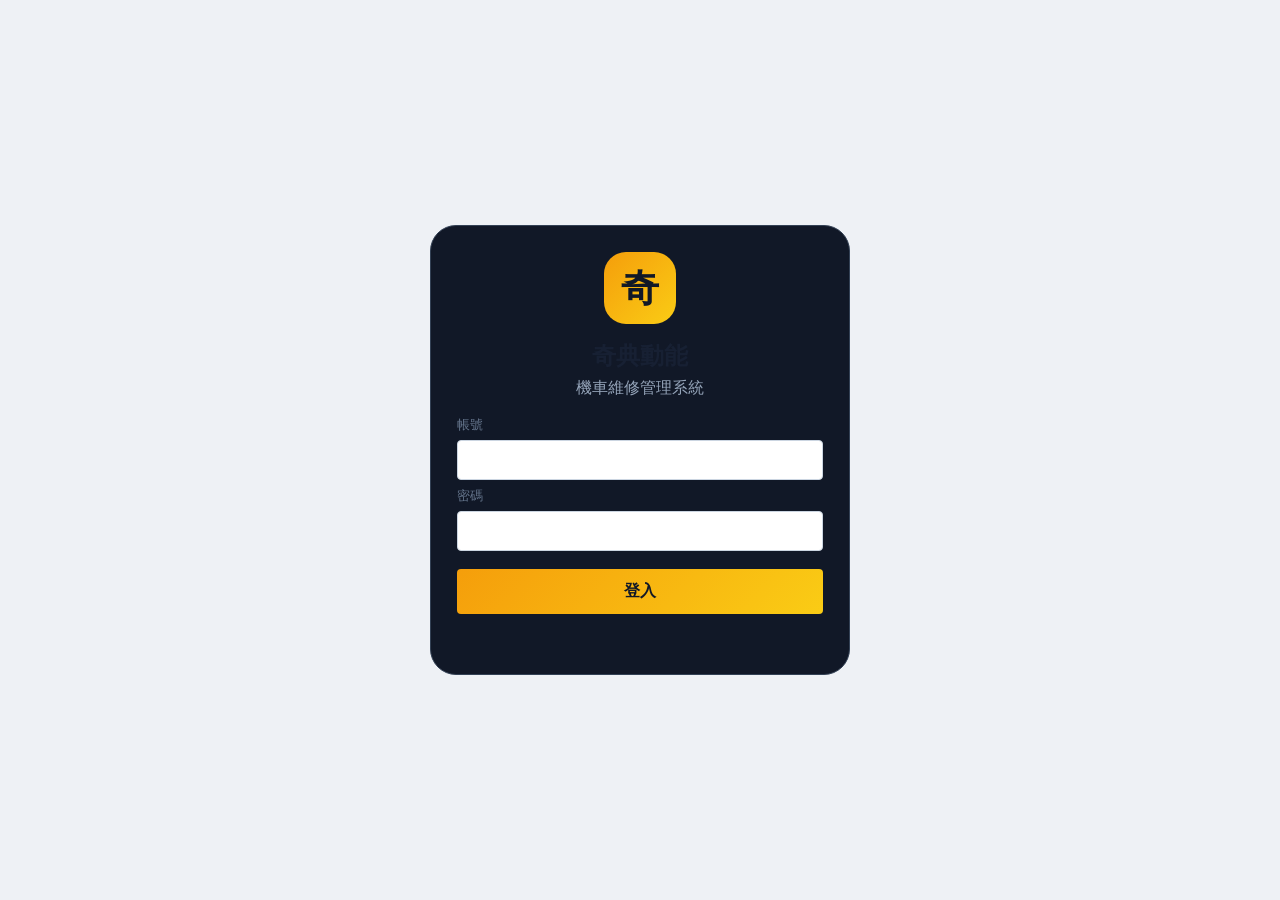
<file: index.html>
<!doctype html>
<html lang="zh-Hant">
<head>
  <meta charset="utf-8">
  <meta name="viewport" content="width=device-width,initial-scale=1,viewport-fit=cover">
  <title>奇典動能維修管理</title>
  <link rel="stylesheet" href="css/style.css?v=20260808-safe-cloud-merge">
</head>
<body>
  <section id="login" class="login">
    <div class="login-card">
      <div id="loginLogo" class="logo">奇</div>
      <h1 id="loginTitle">奇典動能</h1>
      <p id="loginSubtitle">機車維修管理系統 v14.1 Fixed</p>
      <form id="loginForm">
        <label for="user">帳號</label>
        <input id="user" autocomplete="username" required>
        <label for="pass">密碼</label>
        <input id="pass" type="password" autocomplete="current-password" required>
        <button type="submit" style="width:100%;margin-top:12px">登入</button>
      </form>
      <div id="loginMsg" class="msg"></div>
    </div>
  </section>

  <section id="app" class="app hide">
    <aside id="side" class="side">
      <div class="brand">
        <div id="brandLogo" class="logo">奇</div>
      <div><b id="brandName">奇典動能</b><small id="brandSubtitle">Repair System</small></div>
      </div>
      <button data-page="receive" class="active">維修主畫面</button>
      <button data-page="appointments">預約一覽</button>
      <button data-page="orders">維修單一覽表</button>
      <button data-page="quotes">估價一覽表</button>
      <button data-page="items">維修項目維護</button>
      <button data-page="customers">客戶車輛</button>
      <button type="button" onclick="location.href='inventory.html'">庫存管理</button>
      <button data-page="moneyDay">單日維修金額</button>
      <button data-page="moneyMonth">單月維修金額</button>
      <button data-page="settings" class="settings-nav-icon" title="系統設定" aria-label="系統設定">⚙</button>
      <button id="logout" class="logout">登出</button>
    </aside>
    <div id="overlay" class="overlay"></div>
    <div class="main">
      <header class="top">
        <button id="menu" class="menu">選單</button>
        <div><small>QI DIAN POWER</small><h1 id="title">維修主畫面</h1></div>
      </header>
      <main>
        <section id="receive" class="page active">
          <div class="card">
            <h2>1. 輸入車牌與里程</h2>
            <form id="step1">
              <input id="plate" placeholder="車牌，例如 AAA-1111 或 AAA-111" maxlength="8" inputmode="latin" autocapitalize="characters" required>
              <input id="km" type="number" min="0" placeholder="目前里程，例如 12800" required>
              <button type="submit">下一步，建立客戶與維修項目</button>
              <p id="foundMsg" class="notice"></p>
              <div id="oldCustomerBox" class="hide" style="margin-top:10px;background:#020617;border:1px solid #334155;border-radius:16px;padding:12px;color:#f8fafc"></div>
            </form>

            <form id="step2" class="hide">
              <div class="head-row">
                
                <button type="button" id="back" class="head-back-btn">回前頁</button>
<button type="button" id="plateHistoryBtn" class="head-box plate-history-box">
                  <span class="head-box-label">車牌 / 歷史維修</span>
                  <span id="showPlate" class="head-plate">---</span>
                  <small id="historyCountText">歷史 0 筆</small>
                </button>
                <div id="lockedCustomerBox" class="head-box customer-lock-box hide">
                  <div class="head-box-label">顧客資料</div>
                  <div class="customer-line" id="lockedCustomerLine"></div>
                </div>
                <div class="head-box km-head-box">
                  <div class="head-box-label">里程</div>
                  <div class="km-wrap"><input id="editKm" type="number" min="0"><span class="km-unit">KM</span></div>
                </div>
              </div>
              <div class="mechanic-row">
                <div class="mechanic-field">
                  <label for="mechanicSelect">維修師傅</label>
                  <select id="mechanicSelect"></select>
                </div>
                <div class="mechanic-field">
                  <label for="repairDate">維修日期</label>
                  <input id="repairDate" type="date">
                </div>
              </div>

              <div id="customerInputBox">
                <input id="custName" placeholder="客戶姓名（可空白）">
                <input id="custPhone" placeholder="電話">
                <div class="row"><input id="custModel" placeholder="車型"><input id="custYear" placeholder="年份"></div>
                <input id="custColor" placeholder="顏色">
                <button type="button" id="confirmCustomerBtn" class="customer-confirm">確認客戶資料</button>
              </div>

              <div id="workArea" class="work-area locked ymmis-work-layout">

                <section class="ymmis-pick-panel">
                  <h3>維修品項</h3>
                  <div id="partsTabs" class="parts-tabs"></div>
                  <div id="partsGrid" class="parts-grid"></div>
                  <button type="button" id="addCustomItem" class="add-custom-item">新增自訂品項</button>
                </section>

                <section class="ymmis-detail-panel">
                  <h3>本次維修項目</h3>
                  <div id="selectedParts" class="selected-parts"></div>
                  <div class="parts-total"><b>品項小計</b><b id="partsTotal">$0</b></div>
                  <label class="note-label" for="note">備註</label>
                  <textarea id="note" placeholder="故障描述、檢查結果、交代事項"></textarea></section>

                <aside class="money-panel ymmis-total-panel">
                  <div class="money-row"><span>零件小計</span><b id="calcPartsTotal">$0</b></div>
                  <div class="money-inputs">
                    <div><label for="laborCost">工資</label><input id="laborCost" type="number" min="0" value="0"></div>
                    <div><label for="paidAmount">已收款</label><input id="paidAmount" type="number" min="0" value="0"></div>
                  </div>
                  <div class="money-row total"><span>合計金額</span><b id="calcGrandTotal">$0</b></div>
                  <div class="money-row"><span>未收金額</span><b id="calcRemainTotal">$0</b></div>
                </aside>
              </div>
              <div class="receive-action-row">
                <button type="button" id="createOrderBtn" class="create-file-btn">建檔輸入</button>
                <button type="button" id="createQuoteBtn" class="create-quote-btn">估價</button>
              </div>
            </form>
          </div>
        </section>

        <section id="orders" class="page"><div class="card"><h2>維修單一覽表</h2><div class="order-filter-row"><input id="orderSearch" class="list-search" placeholder="搜尋車牌 XXX-XXXX / XXX-XXX"><input id="orderDateFilter" class="list-search order-date-filter" type="date" title="日期切換"><button type="button" id="clearOrderDate" class="clear-date-btn">全部日期</button></div><div id="createSuccessMsg" class="notice hide">工單已建立</div><div id="orderList" class="list"></div></div></section>
        <section id="appointments" class="page">
          <div class="card">
            <h2>預約一覽</h2>
            <p class="muted">客人從 LINE 或電話預約後，可以在這裡集中查看；目前先支援店內手動建立，之後可串 LINE 寫入同一份資料。</p>
            <div class="appointment-form">
              <input id="appointmentPlate" placeholder="車牌 XXX-XXXX / XXX-XXX" maxlength="8" inputmode="latin" autocapitalize="characters">
              <input id="appointmentName" placeholder="客戶姓名">
              <input id="appointmentPhone" placeholder="電話">
              <input id="appointmentModel" placeholder="車型">
              <input id="appointmentDate" type="date">
              <input id="appointmentTime" type="time">
              <textarea id="appointmentNote" placeholder="預約內容 / 想維修的項目"></textarea>
              <button id="addAppointmentBtn" type="button">新增預約</button>
            </div>
            <input id="appointmentSearch" class="list-search" placeholder="搜尋預約：車牌 XXX-XXXX / XXX-XXX、姓名、電話、日期">
            <div id="appointmentList" class="list"></div>
          </div>
        </section>
        <section id="quotes" class="page"><div class="card"><h2>估價一覽表</h2><p class="muted">估價單可以轉成正式工單。</p><input id="quoteSearch" class="list-search" placeholder="搜尋估價單：單號、車牌 XXX-XXXX / XXX-XXX、客戶、師傅、日期"><div id="quoteSuccessMsg" class="notice hide">估價單已建立</div><div id="quoteList" class="list"></div></div></section>
        <section id="items" class="page">
          <div class="card">
            <h2>維修項目維護</h2>
            <p class="muted">左邊維護維修類別，右邊維護維修項目，接車時可快速點選。</p>
            <div id="itemManagerList"></div>
          </div>
        </section>
        <section id="customers" class="page"><div class="card"><h2>客戶車輛資料</h2><input id="customerSearch" class="list-search" placeholder="搜尋客戶：車牌 XXX-XXXX / XXX-XXX、姓名、電話、車型"><div id="customerList" class="list"></div></div></section>
        <section id="moneyDay" class="page"><div class="card"><h2>單日維修金額</h2><div id="dayRevenueDashboard"></div><h2 id="revenue" class="hide">$0</h2><p id="stats" class="muted hide"></p></div></section>
        <section id="moneyMonth" class="page"><div class="card"><h2>單月維修金額</h2><div id="monthRevenueDashboard"></div></div></section>
        <section id="settings" class="page">
          <div class="card">
            <h2>系統設定</h2>
            <p class="muted">管理員工帳號、角色與頁面權限。此設定會跟著備份與雲端同步資料一起保存。</p>
            <div id="settingsPanel"></div>
          </div>
        </section>
      </main>
    </div>
  </section>

  <div id="plateHistoryModal" class="history-modal hide">
    <div class="history-panel">
      <div class="history-panel-head">
        <div><h2 id="plateHistoryTitle">歷史維修紀錄</h2><p class="muted">同車牌的歷史工單與估價。</p></div>
        <button type="button" id="closePlateHistory" class="history-close">關閉</button>
      </div>
      <div id="plateHistoryList"></div>
    </div>
  </div>

<div id="editOrderModal" class="edit-modal hide">
    <div class="edit-panel">
      <div class="edit-head">
        <div><h2>編輯單據</h2><p id="editOrderInfo" class="muted"></p></div>
        <button type="button" id="closeEditOrder" class="edit-close">關閉</button>
      </div>
      <label for="editNote">維修內容 / 備註</label>
      <textarea id="editNote"></textarea>
      <div class="edit-money">
        <div class="edit-money-inputs">
          <div><label for="editLaborCost">總金額</label><input id="editLaborCost" type="number" min="0"></div>
          <div><label for="editPaidAmount">已收款</label><input id="editPaidAmount" type="number" min="0"></div>
        </div>
      </div>
      <button type="button" id="saveEditOrder" class="edit-save">儲存修改</button>
    </div>
  </div>

  <script src="js/app.js?v=20260906-catalog-delete-sync"></script>
</body>
</html>
</file>
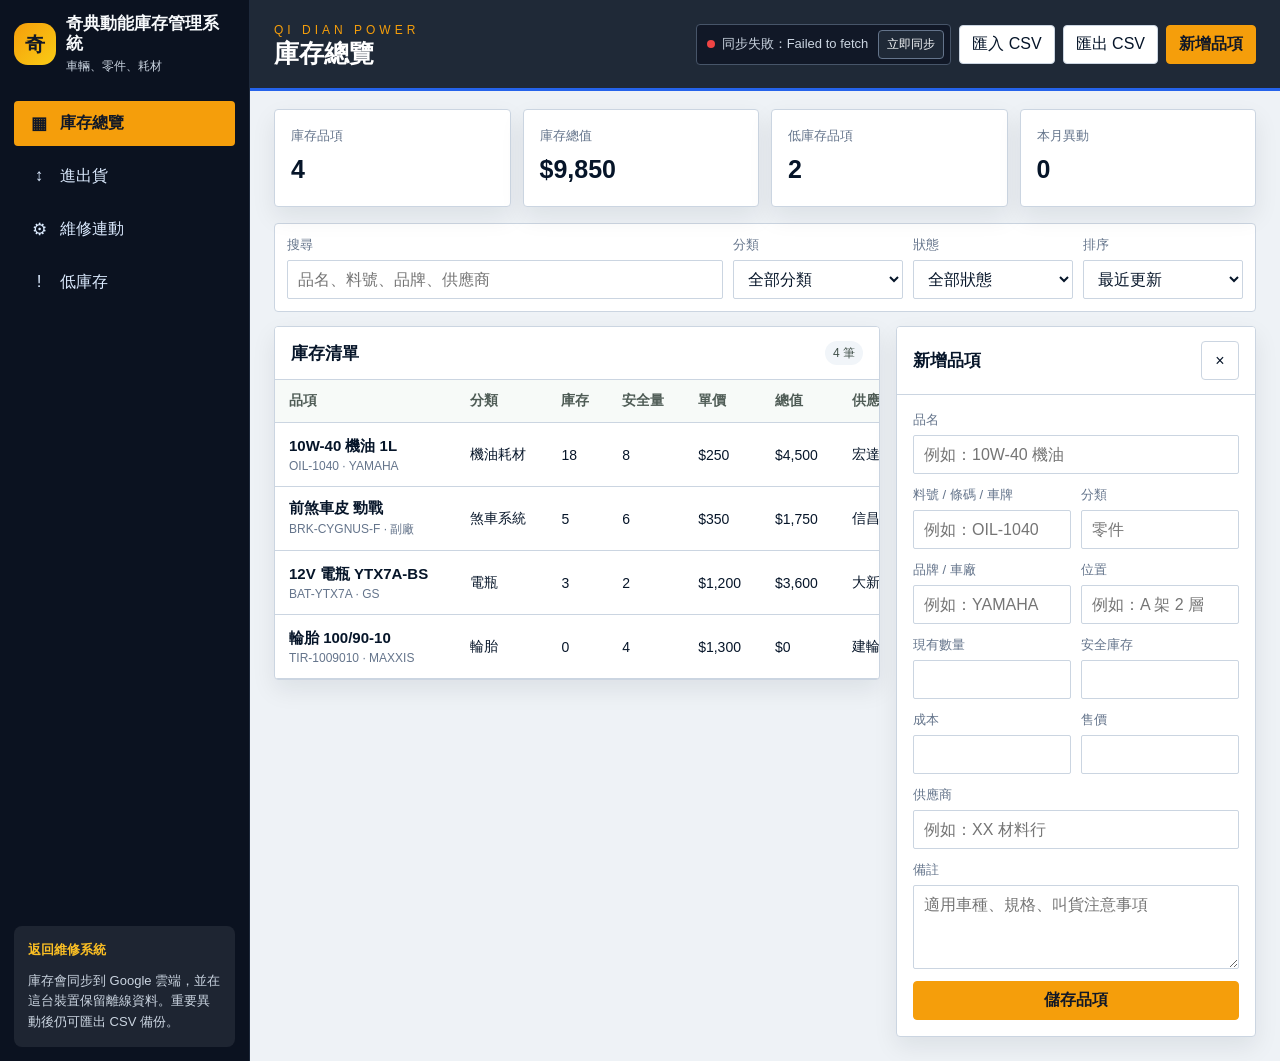
<file: inventory.html>
<!doctype html>
<html lang="zh-Hant">
<head>
  <meta charset="utf-8">
  <meta name="viewport" content="width=device-width, initial-scale=1">
  <title>奇典動能庫存管理系統</title>
  <style>
    :root {
      color-scheme: light;
      --bg: #eef2f6;
      --panel: #ffffff;
      --panel-2: #f1f5f9;
      --text: #061529;
      --muted: #64748b;
      --line: #cbd5e1;
      --primary: #f59e0b;
      --primary-2: #d97706;
      --accent: #2563eb;
      --danger: #dc2626;
      --ok: #16a34a;
      --side: #0b1220;
      --top: #1f2937;
      --shadow: 0 10px 24px rgba(15, 23, 42, .08);
    }

    * { box-sizing: border-box; }

    body {
      margin: 0;
      min-height: 100vh;
      font-family: "Microsoft JhengHei", "Noto Sans TC", Arial, sans-serif;
      background: var(--bg);
      color: var(--text);
    }

    button, input, select, textarea { font: inherit; }

    .app-shell {
      display: grid;
      grid-template-columns: 250px minmax(0, 1fr);
      min-height: 100vh;
    }

    aside {
      background: var(--side);
      color: #f8fafc;
      padding: 14px;
      display: flex;
      flex-direction: column;
      gap: 18px;
      border-right: 1px solid #1e293b;
    }

    .brand {
      display: flex;
      align-items: center;
      gap: 10px;
      padding: 0 0 8px;
    }

    .brand-mark {
      width: 42px;
      height: 42px;
      border-radius: 14px;
      background: linear-gradient(135deg, #f59e0b, #facc15);
      color: #111827;
      display: grid;
      place-items: center;
      font-weight: 900;
      font-size: 20px;
    }

    .brand h1 {
      margin: 0;
      font-size: 17px;
      line-height: 1.2;
      letter-spacing: 0;
    }

    .brand span {
      display: block;
      color: #cbd5e1;
      font-size: 12px;
      margin-top: 3px;
    }

    nav {
      display: grid;
      gap: 8px;
    }

    .nav-btn {
      appearance: none;
      border: 0;
      width: 100%;
      min-height: 42px;
      border-radius: 4px;
      padding: 12px 14px;
      color: #dbeafe;
      background: transparent;
      display: flex;
      align-items: center;
      gap: 10px;
      text-align: left;
      cursor: pointer;
    }

    .nav-btn:hover, .nav-btn.active {
      background: #f59e0b;
      color: #111827;
      font-weight: 900;
    }

    .nav-icon {
      width: 22px;
      text-align: center;
      font-size: 17px;
    }

    .sidebar-note {
      margin-top: auto;
      padding: 14px;
      border-radius: 8px;
      background: rgba(255,255,255,.08);
      color: #cbd5e1;
      font-size: 13px;
      line-height: 1.6;
    }

    .side-link {
      display: block;
      color: #fbbf24;
      font-weight: 900;
      text-decoration: none;
      margin-bottom: 10px;
    }

    main {
      padding: 0;
      min-width: 0;
    }

    .topbar {
      background: var(--top);
      color: #ffffff;
      border-bottom: 3px solid #2563eb;
      padding: 18px 24px;
      display: flex;
      align-items: center;
      justify-content: space-between;
      gap: 16px;
      margin-bottom: 18px;
    }

    .topbar h2 {
      margin: 0;
      font-size: 25px;
      letter-spacing: 0;
    }

    .topbar p {
      margin: 5px 0 0;
      color: #f59e0b;
      text-transform: uppercase;
      letter-spacing: 4px;
      font-size: 12px;
    }

    .actions {
      display: flex;
      align-items: center;
      gap: 8px;
      flex-wrap: wrap;
    }

    .cloud-sync {
      min-height: 39px;
      padding: 5px 6px 5px 10px;
      border: 1px solid #475569;
      border-radius: 4px;
      background: #111827;
      color: #cbd5e1;
      display: flex;
      align-items: center;
      gap: 10px;
      font-size: 13px;
    }

    .cloud-sync-label {
      display: inline-flex;
      align-items: center;
      gap: 7px;
      white-space: nowrap;
    }

    .cloud-sync-dot {
      width: 8px;
      height: 8px;
      border-radius: 50%;
      background: #f59e0b;
      flex: 0 0 auto;
    }

    .cloud-sync[data-state="ok"] .cloud-sync-dot { background: #22c55e; }
    .cloud-sync[data-state="error"] .cloud-sync-dot { background: #ef4444; }
    .cloud-sync[data-state="working"] .cloud-sync-dot { animation: sync-pulse 1s ease-in-out infinite; }

    .cloud-sync .btn {
      min-height: 29px;
      padding: 4px 8px;
      border-color: #64748b;
      background: #1f2937;
      color: #f8fafc;
      font-size: 12px;
    }

    .cloud-sync .btn:disabled { cursor: wait; opacity: .65; }

    @keyframes sync-pulse {
      50% { opacity: .35; }
    }

    .btn {
      border: 1px solid var(--line);
      border-radius: 4px;
      background: var(--panel);
      color: var(--text);
      min-height: 39px;
      padding: 8px 12px;
      cursor: pointer;
      display: inline-flex;
      align-items: center;
      justify-content: center;
      gap: 8px;
      white-space: nowrap;
    }

    .btn:hover { border-color: #bac9c0; }
    .btn.primary { background: #f59e0b; border-color: #f59e0b; color: #111827; font-weight: 900; }
    .btn.primary:hover { background: var(--primary-2); }
    .btn.danger { color: var(--danger); border-color: #fecaca; }
    .btn.icon { width: 38px; padding: 0; }

    .stats {
      display: grid;
      grid-template-columns: repeat(4, minmax(0, 1fr));
      gap: 12px;
      margin: 0 24px 16px;
    }

    .stat {
      background: var(--panel);
      border: 1px solid var(--line);
      border-radius: 4px;
      padding: 16px;
      box-shadow: var(--shadow);
      min-height: 98px;
    }

    .stat span {
      color: var(--muted);
      font-size: 13px;
    }

    .stat strong {
      display: block;
      margin-top: 10px;
      font-size: 25px;
      letter-spacing: 0;
    }

    .toolbar {
      display: grid;
      grid-template-columns: minmax(220px, 1fr) 170px 160px 160px;
      gap: 10px;
      background: var(--panel);
      border: 1px solid var(--line);
      border-radius: 4px;
      padding: 12px;
      margin: 0 24px 14px;
    }

    .field {
      display: grid;
      gap: 6px;
    }

    label {
      color: var(--muted);
      font-size: 13px;
    }

    input, select, textarea {
      width: 100%;
      border: 1px solid var(--line);
      border-radius: 2px;
      background: white;
      color: var(--text);
      padding: 9px 10px;
      min-height: 39px;
      outline: none;
    }

    textarea {
      resize: vertical;
      min-height: 84px;
    }

    input:focus, select:focus, textarea:focus {
      border-color: var(--primary);
      box-shadow: 0 0 0 3px rgba(18, 107, 89, .12);
    }

    .content-grid {
      display: grid;
      grid-template-columns: minmax(0, 1fr) 360px;
      gap: 16px;
      align-items: start;
      padding: 0 24px 24px;
    }

    .panel {
      background: var(--panel);
      border: 1px solid var(--line);
      border-radius: 4px;
      box-shadow: var(--shadow);
      overflow: hidden;
    }

    .page-panel {
      margin: 0 24px 24px;
    }

    .panel-header {
      padding: 14px 16px;
      border-bottom: 1px solid var(--line);
      background: #ffffff;
      display: flex;
      align-items: center;
      justify-content: space-between;
      gap: 12px;
    }

    .panel-header h3 {
      margin: 0;
      font-size: 17px;
    }

    .table-wrap { overflow-x: auto; }

    table {
      width: 100%;
      border-collapse: collapse;
      min-width: 860px;
    }

    th, td {
      text-align: left;
      padding: 12px 14px;
      border-bottom: 1px solid var(--line);
      vertical-align: middle;
      font-size: 14px;
    }

    th {
      background: #f7faf8;
      color: #4f5c56;
      font-weight: 700;
      position: sticky;
      top: 0;
      z-index: 1;
    }

    tr:hover td { background: #f8fafc; }

    .name-cell strong {
      display: block;
      font-size: 15px;
    }

    .name-cell span {
      display: block;
      color: var(--muted);
      font-size: 12px;
      margin-top: 3px;
    }

    .badge {
      display: inline-flex;
      align-items: center;
      min-height: 24px;
      padding: 3px 8px;
      border-radius: 999px;
      background: var(--panel-2);
      color: #405049;
      font-size: 12px;
      white-space: nowrap;
    }

    .badge.low { background: #fff1d7; color: #8a4d00; }
    .badge.out { background: #ffe5e1; color: var(--danger); }
    .badge.ok { background: #e6f5ec; color: var(--ok); }

    .row-actions {
      display: flex;
      align-items: center;
      gap: 6px;
    }

    .form-body {
      padding: 16px;
      display: grid;
      gap: 12px;
    }

    .form-row {
      display: grid;
      grid-template-columns: 1fr 1fr;
      gap: 10px;
    }

    .tabs {
      display: grid;
      grid-template-columns: 1fr 1fr;
      background: var(--panel-2);
      padding: 4px;
      border-radius: 8px;
      gap: 4px;
    }

    .tab {
      border: 0;
      border-radius: 7px;
      background: transparent;
      min-height: 36px;
      cursor: pointer;
      color: var(--muted);
    }

    .tab.active {
      background: white;
      color: var(--text);
      box-shadow: 0 2px 8px rgba(17, 32, 25, .08);
    }

    .scan-grid {
      display: grid;
      grid-template-columns: minmax(180px, 1fr) 110px;
      gap: 10px;
    }

    .scan-code {
      font-size: 24px;
      font-weight: 800;
      min-height: 58px;
      letter-spacing: 0;
    }

    .scan-result {
      border: 1px dashed var(--line);
      border-radius: 8px;
      min-height: 72px;
      padding: 12px;
      display: grid;
      align-content: center;
      gap: 4px;
      color: var(--muted);
      background: #fbfcfb;
    }

    .scan-result strong {
      color: var(--text);
      font-size: 16px;
    }

    .scan-result.success {
      border-color: #9ed2b4;
      background: #eef9f2;
    }

    .scan-result.error {
      border-color: #efb8b1;
      background: #fff2f0;
    }

    .camera-box {
      border: 1px solid var(--line);
      border-radius: 8px;
      overflow: hidden;
      background: #101714;
    }

    .camera-box video {
      display: block;
      width: 100%;
      max-height: 260px;
      object-fit: cover;
    }

    .empty {
      padding: 34px 16px;
      text-align: center;
      color: var(--muted);
    }

    .log-list {
      display: grid;
      gap: 10px;
      max-height: 360px;
      overflow: auto;
      padding: 14px 16px 16px;
    }

    .log-item {
      border: 1px solid var(--line);
      border-radius: 8px;
      padding: 10px;
      background: #fbfcfb;
      display: grid;
      gap: 4px;
    }

    .log-item strong {
      font-size: 14px;
    }

    .log-item span {
      color: var(--muted);
      font-size: 12px;
    }

    .log-head {
      display: flex;
      align-items: flex-start;
      justify-content: space-between;
      gap: 10px;
    }

    .log-head .btn {
      min-height: 30px;
      width: 30px;
      flex: 0 0 auto;
    }

    .sync-summary {
      display: grid;
      grid-template-columns: repeat(3, minmax(0, 1fr));
      gap: 10px;
      padding: 14px 16px 0;
    }

    .sync-pill {
      background: #f8fafc;
      border: 1px solid var(--line);
      border-radius: 4px;
      padding: 12px;
      color: var(--muted);
      font-size: 13px;
    }

    .sync-pill strong {
      display: block;
      color: var(--text);
      font-size: 22px;
      margin-top: 4px;
    }

    .repair-list {
      display: grid;
      gap: 12px;
      padding: 16px;
    }

    .repair-card {
      border: 1px solid var(--line);
      border-radius: 4px;
      background: #ffffff;
      overflow: hidden;
    }

    .repair-head {
      display: flex;
      align-items: flex-start;
      justify-content: space-between;
      gap: 12px;
      padding: 12px;
      background: #f8fafc;
      border-bottom: 1px solid var(--line);
    }

    .repair-head strong {
      display: block;
      font-size: 16px;
    }

    .repair-head span, .repair-part span {
      color: var(--muted);
      font-size: 13px;
    }

    .repair-parts {
      display: grid;
      gap: 8px;
      padding: 12px;
    }

    .repair-part {
      display: grid;
      grid-template-columns: minmax(180px, 1fr) minmax(170px, 1fr) auto;
      gap: 10px;
      align-items: center;
      border: 1px solid #e2e8f0;
      border-radius: 4px;
      padding: 10px;
    }

    .repair-match {
      color: var(--ok);
      font-weight: 900;
      font-size: 13px;
    }

    .repair-miss {
      color: var(--danger);
      font-weight: 900;
      font-size: 13px;
    }

    .repair-done {
      color: var(--muted);
      font-weight: 900;
      font-size: 13px;
    }

    .repair-pending {
      color: var(--primary-2);
      font-weight: 900;
      font-size: 13px;
    }

    .hidden { display: none !important; }

    @media (max-width: 1080px) {
      .app-shell { grid-template-columns: 1fr; }
      aside {
        position: sticky;
        top: 0;
        z-index: 3;
        padding: 12px;
      }
      .brand, .sidebar-note { display: none; }
      nav {
        display: flex;
        overflow-x: auto;
      }
      .nav-btn {
        width: auto;
        min-width: 118px;
        justify-content: center;
      }
      .stats { grid-template-columns: repeat(2, minmax(0, 1fr)); }
      .content-grid { grid-template-columns: 1fr; }
      .toolbar { grid-template-columns: 1fr 1fr; }
      .repair-part { grid-template-columns: 1fr; }
    }

    @media (max-width: 640px) {
      main { padding: 16px; }
      .topbar { align-items: flex-start; flex-direction: column; }
      .stats { grid-template-columns: 1fr; }
      .toolbar { grid-template-columns: 1fr; }
      .form-row { grid-template-columns: 1fr; }
      .sync-summary { grid-template-columns: 1fr; }
      .actions { width: 100%; }
      .actions .btn { flex: 1 1 auto; }
      .cloud-sync { width: 100%; justify-content: space-between; }
      .cloud-sync .btn { flex: 0 0 auto; }
    }
  </style>
</head>
<body>
  <div class="app-shell">
    <aside>
      <div class="brand">
        <div class="brand-mark">奇</div>
        <div>
          <h1>奇典動能庫存管理系統</h1>
          <span>車輛、零件、耗材</span>
        </div>
      </div>
      <nav aria-label="主要功能">
        <button class="nav-btn active" data-view="inventory"><span class="nav-icon">▦</span>庫存總覽</button>
        <button class="nav-btn" data-view="movement"><span class="nav-icon">↕</span>進出貨</button>
        <button class="nav-btn" data-view="repair"><span class="nav-icon">⚙</span>維修連動</button>
        <button class="nav-btn" data-view="alerts"><span class="nav-icon">!</span>低庫存</button>
      </nav>
      <div class="sidebar-note">
        <a class="side-link" href="index.html">返回維修系統</a>
        庫存會同步到 Google 雲端，並在這台裝置保留離線資料。重要異動後仍可匯出 CSV 備份。
      </div>
    </aside>

    <main>
      <section class="topbar">
        <div>
          <p id="viewSubtitle">QI DIAN POWER</p>
          <h2 id="viewTitle">庫存總覽</h2>
        </div>
        <div class="actions">
          <div class="cloud-sync" id="cloudSync" data-state="working" role="status" aria-live="polite">
            <span class="cloud-sync-label"><span class="cloud-sync-dot"></span><span id="cloudSyncText">Google 雲端連線中</span></span>
            <button class="btn" id="syncNowBtn" type="button">立即同步</button>
          </div>
          <button class="btn" id="importBtn">匯入 CSV</button>
          <button class="btn" id="exportBtn">匯出 CSV</button>
          <button class="btn primary" id="newItemBtn">新增品項</button>
          <input class="hidden" type="file" id="importFile" accept=".csv,text/csv">
        </div>
      </section>

      <section class="stats" aria-label="庫存統計">
        <div class="stat"><span>庫存品項</span><strong id="statItems">0</strong></div>
        <div class="stat"><span>庫存總值</span><strong id="statValue">$0</strong></div>
        <div class="stat"><span>低庫存品項</span><strong id="statLow">0</strong></div>
        <div class="stat"><span>本月異動</span><strong id="statMoves">0</strong></div>
      </section>

      <section id="inventoryView">
        <div class="toolbar">
          <div class="field">
            <label for="searchInput">搜尋</label>
            <input id="searchInput" type="search" placeholder="品名、料號、品牌、供應商">
          </div>
          <div class="field">
            <label for="categoryFilter">分類</label>
            <select id="categoryFilter">
              <option value="">全部分類</option>
            </select>
          </div>
          <div class="field">
            <label for="statusFilter">狀態</label>
            <select id="statusFilter">
              <option value="">全部狀態</option>
              <option value="ok">庫存正常</option>
              <option value="low">低庫存</option>
              <option value="out">缺貨</option>
            </select>
          </div>
          <div class="field">
            <label for="sortSelect">排序</label>
            <select id="sortSelect">
              <option value="updatedDesc">最近更新</option>
              <option value="nameAsc">品名 A-Z</option>
              <option value="stockAsc">庫存由少到多</option>
              <option value="valueDesc">總值由高到低</option>
            </select>
          </div>
        </div>

        <div class="content-grid">
          <div class="panel">
            <div class="panel-header">
              <h3>庫存清單</h3>
              <span class="badge" id="resultCount">0 筆</span>
            </div>
            <div class="table-wrap">
              <table>
                <thead>
                  <tr>
                    <th>品項</th>
                    <th>分類</th>
                    <th>庫存</th>
                    <th>安全量</th>
                    <th>單價</th>
                    <th>總值</th>
                    <th>供應商</th>
                    <th>狀態</th>
                    <th>操作</th>
                  </tr>
                </thead>
                <tbody id="itemsTable"></tbody>
              </table>
            </div>
            <div class="empty hidden" id="emptyState">目前沒有符合條件的庫存品項。</div>
          </div>

          <div class="panel">
            <div class="panel-header">
              <h3 id="formTitle">新增品項</h3>
              <button class="btn icon" id="clearFormBtn" title="清空表單">×</button>
            </div>
            <form class="form-body" id="itemForm">
              <input type="hidden" id="itemId">
              <div class="field">
                <label for="itemName">品名</label>
                <input id="itemName" required placeholder="例如：10W-40 機油">
              </div>
              <div class="form-row">
                <div class="field">
                  <label for="itemSku">料號 / 條碼 / 車牌</label>
                  <input id="itemSku" placeholder="例如：OIL-1040">
                </div>
                <div class="field">
                  <label for="itemCategory">分類</label>
                  <input id="itemCategory" list="categoryList" required placeholder="零件">
                  <datalist id="categoryList"></datalist>
                </div>
              </div>
              <div class="form-row">
                <div class="field">
                  <label for="itemBrand">品牌 / 車廠</label>
                  <input id="itemBrand" placeholder="例如：YAMAHA">
                </div>
                <div class="field">
                  <label for="itemLocation">位置</label>
                  <input id="itemLocation" placeholder="例如：A 架 2 層">
                </div>
              </div>
              <div class="form-row">
                <div class="field">
                  <label for="itemStock">現有數量</label>
                  <input id="itemStock" type="number" min="0" step="1" required>
                </div>
                <div class="field">
                  <label for="itemMin">安全庫存</label>
                  <input id="itemMin" type="number" min="0" step="1" required>
                </div>
              </div>
              <div class="form-row">
                <div class="field">
                  <label for="itemCost">成本</label>
                  <input id="itemCost" type="number" min="0" step="1">
                </div>
                <div class="field">
                  <label for="itemPrice">售價</label>
                  <input id="itemPrice" type="number" min="0" step="1" required>
                </div>
              </div>
              <div class="field">
                <label for="itemSupplier">供應商</label>
                <input id="itemSupplier" placeholder="例如：XX 材料行">
              </div>
              <div class="field">
                <label for="itemNote">備註</label>
                <textarea id="itemNote" placeholder="適用車種、規格、叫貨注意事項"></textarea>
              </div>
              <button class="btn primary" type="submit">儲存品項</button>
            </form>
          </div>
        </div>
      </section>

      <section id="movementView" class="hidden">
        <div class="content-grid">
          <div class="panel">
            <div class="panel-header">
              <h3>掃描加減庫存</h3>
              <span class="badge">掃描料號或條碼</span>
            </div>
            <form class="form-body" id="scanForm">
              <div class="tabs" role="tablist">
                <button class="tab scan-tab active" type="button" data-scan-type="in">掃描加庫存</button>
                <button class="tab scan-tab" type="button" data-scan-type="out">掃描扣庫存</button>
              </div>
              <div class="scan-grid">
                <div class="field">
                  <label for="scanCode">條碼 / 料號</label>
                  <input class="scan-code" id="scanCode" autocomplete="off" placeholder="掃描後按 Enter" required>
                </div>
                <div class="field">
                  <label for="scanQty">數量</label>
                  <input id="scanQty" type="number" min="1" step="1" value="1" required>
                </div>
              </div>
              <div class="form-row">
                <div class="field">
                  <label for="scanDate">進出貨日期</label>
                  <input id="scanDate" type="date" required>
                </div>
                <div class="field">
                  <label for="scanPayment">付款方式</label>
                  <select id="scanPayment" required>
                    <option value="cash">現金</option>
                    <option value="monthly">月結</option>
                  </select>
                </div>
              </div>
              <div class="field">
                <label for="scanNote">備註</label>
                <input id="scanNote" placeholder="例如：掃描銷售、補貨入庫">
              </div>
              <div class="scan-result" id="scanResult">
                <strong>等待掃描</strong>
                <span>會比對品項的「料號 / 條碼 / 車牌」欄位，也可輸入完整品名。</span>
              </div>
              <div class="actions">
                <button class="btn" type="button" id="startCameraBtn">開啟相機掃描</button>
                <button class="btn hidden" type="button" id="stopCameraBtn">停止相機</button>
              </div>
              <div class="camera-box hidden" id="cameraBox">
                <video id="scanVideo" muted playsinline></video>
              </div>
              <button class="btn primary" type="submit">執行掃描異動</button>
            </form>
          </div>

          <div class="panel">
            <div class="panel-header">
              <h3>最近異動</h3>
              <button class="btn danger" id="clearLogsBtn">清除紀錄</button>
            </div>
            <div class="log-list" id="logList"></div>
            <div class="empty hidden" id="logEmpty">尚無進出貨紀錄。</div>
          </div>
        </div>

        <div class="panel" style="margin-top: 16px;">
          <div class="panel-header">
            <h3>手動進出貨登記</h3>
          </div>
          <form class="form-body" id="moveForm">
            <div class="tabs" role="tablist">
              <button class="tab move-tab active" type="button" data-move-type="in">進貨</button>
              <button class="tab move-tab" type="button" data-move-type="out">出貨 / 維修使用</button>
            </div>
            <div class="field">
              <label for="moveItem">品項</label>
              <select id="moveItem" required></select>
            </div>
            <div class="form-row">
              <div class="field">
                <label for="moveQty">數量</label>
                <input id="moveQty" type="number" min="1" step="1" required>
              </div>
              <div class="field">
                <label for="moveDate">進出貨日期</label>
                <input id="moveDate" type="date" required>
              </div>
            </div>
            <div class="field">
              <label for="movePayment">付款方式</label>
              <select id="movePayment" required>
                <option value="cash">現金</option>
                <option value="monthly">月結</option>
              </select>
            </div>
            <div class="field">
              <label for="moveNote">備註</label>
              <textarea id="moveNote" placeholder="例如：客戶維修、補貨單號、供應商"></textarea>
            </div>
            <button class="btn primary" type="submit">登記異動</button>
          </form>
        </div>
      </section>

      <section id="repairView" class="hidden">
        <div class="panel page-panel">
          <div class="panel-header">
            <h3>維修系統連動扣庫存</h3>
            <div class="actions">
              <a class="btn" href="index.html">開啟維修系統</a>
              <button class="btn primary" id="refreshRepairBtn" type="button">重新讀取工單</button>
            </div>
          </div>
          <div class="sync-summary" id="repairSummary"></div>
          <div class="repair-list" id="repairList"></div>
          <div class="empty hidden" id="repairEmpty">目前讀不到維修工單，請先在維修系統建立正式工單。</div>
        </div>
      </section>

      <section id="alertsView" class="hidden">
        <div class="panel page-panel">
          <div class="panel-header">
            <h3>低庫存與缺貨品項</h3>
            <span class="badge low" id="alertCount">0 筆需處理</span>
          </div>
          <div class="table-wrap">
            <table>
              <thead>
                <tr>
                  <th>品項</th>
                  <th>分類</th>
                  <th>目前庫存</th>
                  <th>安全量</th>
                  <th>建議補量</th>
                  <th>供應商</th>
                  <th>位置</th>
                  <th>操作</th>
                </tr>
              </thead>
              <tbody id="alertsTable"></tbody>
            </table>
          </div>
          <div class="empty hidden" id="alertsEmpty">所有品項都高於安全庫存。</div>
        </div>
      </section>
    </main>
  </div>

  <script>
    const STORAGE_KEY = "motorcycle-shop-inventory-v1";
    const LOG_KEY = "motorcycle-shop-inventory-logs-v1";
    const REPAIR_KEY = "shaochi_v14_data";
    const LOCAL_SYNC_KEY = "qidian-inventory-cloud-sync-v1";
    const CLOUD_INVENTORY_KEY = "_qidianInventorySync";
    const CLOUD_REPAIR_META_KEY = "_shaochiSyncMeta";
    const CLOUD_CATALOG_MARKER = "__shaochi_cloud_meta__";
    const CLOUD_API_URL = "https://script.google.com/macros/s/AKfycbw5xe6EfThaRG5R1WuM9tJN1wt3rnWczF0MOerC3RqmPtSdpg2BqsxAFU8MHZMG3-xw/exec";
    const hadLocalInventory = localStorage.getItem(STORAGE_KEY) !== null;

    const defaultItems = [
      { id: crypto.randomUUID(), name: "10W-40 機油 1L", sku: "OIL-1040", category: "機油耗材", brand: "YAMAHA", location: "A1", stock: 18, min: 8, cost: 150, price: 250, supplier: "宏達材料", note: "常用保養品", updatedAt: new Date().toISOString() },
      { id: crypto.randomUUID(), name: "前煞車皮 勁戰", sku: "BRK-CYGNUS-F", category: "煞車系統", brand: "副廠", location: "B2", stock: 5, min: 6, cost: 180, price: 350, supplier: "信昌零件", note: "適用三至五代", updatedAt: new Date().toISOString() },
      { id: crypto.randomUUID(), name: "12V 電瓶 YTX7A-BS", sku: "BAT-YTX7A", category: "電瓶", brand: "GS", location: "C1", stock: 3, min: 2, cost: 780, price: 1200, supplier: "大新電池", note: "", updatedAt: new Date().toISOString() },
      { id: crypto.randomUUID(), name: "輪胎 100/90-10", sku: "TIR-1009010", category: "輪胎", brand: "MAXXIS", location: "輪胎架", stock: 0, min: 4, cost: 850, price: 1300, supplier: "建輪輪胎", note: "缺貨需補", updatedAt: new Date().toISOString() }
    ];

    let items = loadItems();
    let logs = loadLogs();
    let localSyncMeta = loadLocalSyncMeta();
    let currentMoveType = "in";
    let currentScanType = "in";
    let cameraStream = null;
    let cameraDetector = null;
    let cameraLoopActive = false;
    let lastCameraCode = "";
    let cloudSyncTimer = null;
    let cloudSyncInFlight = false;
    let syncedRepairOrders = null;
    let cloudSyncReady = false;
    let autoRepairDeductionScheduled = false;

    const els = {
      viewTitle: document.querySelector("#viewTitle"),
      viewSubtitle: document.querySelector("#viewSubtitle"),
      navBtns: document.querySelectorAll(".nav-btn"),
      inventoryView: document.querySelector("#inventoryView"),
      movementView: document.querySelector("#movementView"),
      repairView: document.querySelector("#repairView"),
      alertsView: document.querySelector("#alertsView"),
      searchInput: document.querySelector("#searchInput"),
      categoryFilter: document.querySelector("#categoryFilter"),
      statusFilter: document.querySelector("#statusFilter"),
      sortSelect: document.querySelector("#sortSelect"),
      itemsTable: document.querySelector("#itemsTable"),
      alertsTable: document.querySelector("#alertsTable"),
      emptyState: document.querySelector("#emptyState"),
      alertsEmpty: document.querySelector("#alertsEmpty"),
      resultCount: document.querySelector("#resultCount"),
      alertCount: document.querySelector("#alertCount"),
      statItems: document.querySelector("#statItems"),
      statValue: document.querySelector("#statValue"),
      statLow: document.querySelector("#statLow"),
      statMoves: document.querySelector("#statMoves"),
      itemForm: document.querySelector("#itemForm"),
      formTitle: document.querySelector("#formTitle"),
      itemId: document.querySelector("#itemId"),
      itemName: document.querySelector("#itemName"),
      itemSku: document.querySelector("#itemSku"),
      itemCategory: document.querySelector("#itemCategory"),
      itemBrand: document.querySelector("#itemBrand"),
      itemLocation: document.querySelector("#itemLocation"),
      itemStock: document.querySelector("#itemStock"),
      itemMin: document.querySelector("#itemMin"),
      itemCost: document.querySelector("#itemCost"),
      itemPrice: document.querySelector("#itemPrice"),
      itemSupplier: document.querySelector("#itemSupplier"),
      itemNote: document.querySelector("#itemNote"),
      categoryList: document.querySelector("#categoryList"),
      clearFormBtn: document.querySelector("#clearFormBtn"),
      newItemBtn: document.querySelector("#newItemBtn"),
      exportBtn: document.querySelector("#exportBtn"),
      importBtn: document.querySelector("#importBtn"),
      importFile: document.querySelector("#importFile"),
      cloudSync: document.querySelector("#cloudSync"),
      cloudSyncText: document.querySelector("#cloudSyncText"),
      syncNowBtn: document.querySelector("#syncNowBtn"),
      scanForm: document.querySelector("#scanForm"),
      scanCode: document.querySelector("#scanCode"),
      scanQty: document.querySelector("#scanQty"),
      scanDate: document.querySelector("#scanDate"),
      scanPayment: document.querySelector("#scanPayment"),
      scanNote: document.querySelector("#scanNote"),
      scanResult: document.querySelector("#scanResult"),
      scanTabs: document.querySelectorAll(".scan-tab"),
      startCameraBtn: document.querySelector("#startCameraBtn"),
      stopCameraBtn: document.querySelector("#stopCameraBtn"),
      cameraBox: document.querySelector("#cameraBox"),
      scanVideo: document.querySelector("#scanVideo"),
      moveForm: document.querySelector("#moveForm"),
      moveItem: document.querySelector("#moveItem"),
      moveQty: document.querySelector("#moveQty"),
      moveDate: document.querySelector("#moveDate"),
      movePayment: document.querySelector("#movePayment"),
      moveNote: document.querySelector("#moveNote"),
      moveTabs: document.querySelectorAll(".move-tab"),
      logList: document.querySelector("#logList"),
      logEmpty: document.querySelector("#logEmpty"),
      clearLogsBtn: document.querySelector("#clearLogsBtn"),
      refreshRepairBtn: document.querySelector("#refreshRepairBtn"),
      repairSummary: document.querySelector("#repairSummary"),
      repairList: document.querySelector("#repairList"),
      repairEmpty: document.querySelector("#repairEmpty")
    };

    init();

    function init() {
      els.scanDate.valueAsDate = new Date();
      els.moveDate.valueAsDate = new Date();
      bindEvents();
      render();
      syncInventory();
      window.setInterval(() => {
        if (!document.hidden) syncInventory();
      }, 45000);
    }

    function bindEvents() {
      els.navBtns.forEach(btn => btn.addEventListener("click", () => switchView(btn.dataset.view)));
      [els.searchInput, els.categoryFilter, els.statusFilter, els.sortSelect].forEach(el => el.addEventListener("input", renderInventory));
      els.itemForm.addEventListener("submit", saveItem);
      els.clearFormBtn.addEventListener("click", resetForm);
      els.newItemBtn.addEventListener("click", () => {
        switchView("inventory");
        resetForm();
        els.itemName.focus();
      });
      els.exportBtn.addEventListener("click", exportCsv);
      els.importBtn.addEventListener("click", () => els.importFile.click());
      els.importFile.addEventListener("change", importCsv);
      els.syncNowBtn.addEventListener("click", () => syncInventory({ force: true }));
      els.scanTabs.forEach(tab => tab.addEventListener("click", () => setScanType(tab.dataset.scanType)));
      els.scanForm.addEventListener("submit", saveScannedMovement);
      els.startCameraBtn.addEventListener("click", startCameraScan);
      els.stopCameraBtn.addEventListener("click", stopCameraScan);
      els.moveTabs.forEach(tab => tab.addEventListener("click", () => setMoveType(tab.dataset.moveType)));
      els.moveForm.addEventListener("submit", saveMovement);
      els.clearLogsBtn.addEventListener("click", clearLogs);
      els.refreshRepairBtn.addEventListener("click", renderRepairLink);
      document.addEventListener("visibilitychange", () => {
        if (!document.hidden) queueCloudSync(250);
      });
    }

    function loadItems() {
      const saved = localStorage.getItem(STORAGE_KEY);
      if (!saved) {
        localStorage.setItem(STORAGE_KEY, JSON.stringify(defaultItems));
        return defaultItems;
      }
      try { return JSON.parse(saved); } catch { return defaultItems; }
    }

    function loadLogs() {
      const saved = localStorage.getItem(LOG_KEY);
      if (!saved) return [];
      try { return JSON.parse(saved); } catch { return []; }
    }

    function persist(options = {}) {
      localStorage.setItem(STORAGE_KEY, JSON.stringify(items));
      localStorage.setItem(LOG_KEY, JSON.stringify(logs));
      if (options.fromCloud) return;
      localSyncMeta = {
        ...localSyncMeta,
        updatedAt: new Date().toISOString(),
        dirty: true
      };
      saveLocalSyncMeta();
      setCloudSyncStatus("有新異動，等待同步", "idle");
      queueCloudSync();
    }

    function loadLocalSyncMeta() {
      let saved = null;
      try { saved = JSON.parse(localStorage.getItem(LOCAL_SYNC_KEY) || "null"); } catch {}
      const newestLocalTime = [...items, ...logs].reduce((latest, entry) => {
        const value = entry.updatedAt || entry.createdAt || "";
        return value > latest ? value : latest;
      }, "");
      return {
        updatedAt: saved?.updatedAt || newestLocalTime || "",
        lastSyncedAt: saved?.lastSyncedAt || "",
        dirty: typeof saved?.dirty === "boolean" ? saved.dirty : hadLocalInventory,
        deletedItems: normalizeTombstones(saved?.deletedItems),
        deletedLogs: normalizeTombstones(saved?.deletedLogs)
      };
    }

    function normalizeTombstones(value) {
      if (!Array.isArray(value)) return [];
      return value
        .filter(entry => entry && entry.id)
        .map(entry => ({ id: String(entry.id), deletedAt: entry.deletedAt || new Date(0).toISOString() }));
    }

    function saveLocalSyncMeta() {
      localStorage.setItem(LOCAL_SYNC_KEY, JSON.stringify(localSyncMeta));
    }

    function setCloudSyncStatus(message, state = "idle") {
      els.cloudSync.dataset.state = state;
      els.cloudSyncText.textContent = message;
      els.syncNowBtn.disabled = state === "working";
    }

    function queueCloudSync(delay = 1000) {
      clearTimeout(cloudSyncTimer);
      cloudSyncTimer = setTimeout(() => syncInventory(), delay);
    }

    async function fetchCloudData() {
      const joiner = CLOUD_API_URL.includes("?") ? "&" : "?";
      const response = await fetch(`${CLOUD_API_URL}${joiner}action=getAll&t=${Date.now()}`, { cache: "no-store" });
      const payload = await response.json();
      if (!response.ok || payload?.ok === false) {
        throw new Error(payload?.message || payload?.error || `HTTP ${response.status}`);
      }
      return payload?.data && typeof payload.data === "object" ? payload.data : payload;
    }

    function extractCloudInventory(cloudData) {
      const catalog = Array.isArray(cloudData?.catalog) ? cloudData.catalog : [];
      const carrier = catalog.find(entry => entry && typeof entry === "object" && (
        entry[CLOUD_REPAIR_META_KEY]?.settings?.[CLOUD_INVENTORY_KEY] || entry[CLOUD_INVENTORY_KEY]
      ));
      const cloudInventory = carrier?.[CLOUD_REPAIR_META_KEY]?.settings?.[CLOUD_INVENTORY_KEY]
        || carrier?.[CLOUD_INVENTORY_KEY];
      if (!cloudInventory || !Array.isArray(cloudInventory.items) || !Array.isArray(cloudInventory.logs)) return null;
      return {
        schema: 1,
        updatedAt: cloudInventory.updatedAt || "",
        items: cloudInventory.items,
        logs: cloudInventory.logs,
        deletedItems: normalizeTombstones(cloudInventory.deletedItems),
        deletedLogs: normalizeTombstones(cloudInventory.deletedLogs)
      };
    }

    function mergeTombstones(first, second) {
      const merged = new Map();
      [...normalizeTombstones(first), ...normalizeTombstones(second)].forEach(entry => {
        const current = merged.get(entry.id);
        if (!current || entry.deletedAt > current.deletedAt) merged.set(entry.id, entry);
      });
      return [...merged.values()];
    }

    function mergeEntities(first, second, timeKey) {
      const merged = new Map();
      [...first, ...second].forEach(entry => {
        if (!entry?.id) return;
        const current = merged.get(entry.id);
        const entryTime = entry[timeKey] || "";
        const currentTime = current?.[timeKey] || "";
        if (!current || entryTime >= currentTime) merged.set(entry.id, { ...entry });
      });
      return [...merged.values()];
    }

    function mergeInventoryState(cloudInventory) {
      const deletedItems = mergeTombstones(cloudInventory.deletedItems, localSyncMeta.deletedItems);
      const deletedLogs = mergeTombstones(cloudInventory.deletedLogs, localSyncMeta.deletedLogs);
      const deletedItemIds = new Set(deletedItems.map(entry => entry.id));
      const deletedLogIds = new Set(deletedLogs.map(entry => entry.id));
      const mergedItems = mergeEntities(cloudInventory.items, items, "updatedAt")
        .filter(entry => !deletedItemIds.has(String(entry.id)))
        .sort((a, b) => String(b.updatedAt || "").localeCompare(String(a.updatedAt || "")));
      const mergedLogs = mergeEntities(cloudInventory.logs, logs, "createdAt")
        .filter(entry => !deletedLogIds.has(String(entry.id)))
        .sort((a, b) => String(a.createdAt || "").localeCompare(String(b.createdAt || "")));
      return {
        schema: 1,
        updatedAt: new Date().toISOString(),
        items: mergedItems,
        logs: mergedLogs,
        deletedItems,
        deletedLogs
      };
    }

    function currentInventoryPayload() {
      return {
        schema: 1,
        updatedAt: localSyncMeta.updatedAt || new Date().toISOString(),
        items,
        logs,
        deletedItems: normalizeTombstones(localSyncMeta.deletedItems),
        deletedLogs: normalizeTombstones(localSyncMeta.deletedLogs)
      };
    }

    function applyCloudInventory(cloudInventory) {
      items = cloudInventory.items.map(entry => ({ ...entry }));
      logs = cloudInventory.logs.map(entry => ({ ...entry }));
      localSyncMeta = {
        updatedAt: cloudInventory.updatedAt || new Date().toISOString(),
        lastSyncedAt: new Date().toISOString(),
        dirty: false,
        deletedItems: normalizeTombstones(cloudInventory.deletedItems),
        deletedLogs: normalizeTombstones(cloudInventory.deletedLogs)
      };
      localStorage.setItem(STORAGE_KEY, JSON.stringify(items));
      localStorage.setItem(LOG_KEY, JSON.stringify(logs));
      saveLocalSyncMeta();
      render();
    }

    function buildCloudSaveData(cloudData, inventoryPayload) {
      const catalog = Array.isArray(cloudData?.catalog)
        ? cloudData.catalog.map(entry => entry && typeof entry === "object" ? { ...entry } : entry)
        : [];
      let carrierIndex = catalog.findIndex(entry => entry && typeof entry === "object" && entry[CLOUD_REPAIR_META_KEY]);
      if (carrierIndex < 0) carrierIndex = catalog.findIndex(entry => entry && typeof entry === "object");
      if (carrierIndex < 0) {
        catalog.push({ cat: CLOUD_CATALOG_MARKER, name: CLOUD_CATALOG_MARKER, price: 0, cost: 0 });
        carrierIndex = 0;
      }
      const repairMeta = catalog[carrierIndex][CLOUD_REPAIR_META_KEY] && typeof catalog[carrierIndex][CLOUD_REPAIR_META_KEY] === "object"
        ? catalog[carrierIndex][CLOUD_REPAIR_META_KEY]
        : {};
      catalog[carrierIndex] = {
        ...catalog[carrierIndex],
        [CLOUD_REPAIR_META_KEY]: {
          ...repairMeta,
          settings: {
            ...(repairMeta.settings && typeof repairMeta.settings === "object" ? repairMeta.settings : {}),
            [CLOUD_INVENTORY_KEY]: inventoryPayload
          }
        }
      };
      return { ...cloudData, catalog };
    }

    async function uploadCloudInventory(cloudData, inventoryPayload) {
      const cloudSaveData = buildCloudSaveData(cloudData, inventoryPayload);
      const response = await fetch(CLOUD_API_URL, {
        method: "POST",
        headers: { "Content-Type": "text/plain;charset=utf-8" },
        body: JSON.stringify({ action: "saveAll", data: cloudSaveData })
      });
      const payload = await response.json();
      if (!response.ok || payload?.ok === false) {
        throw new Error(payload?.message || payload?.error || `HTTP ${response.status}`);
      }

      const changedDuringUpload = String(localSyncMeta.updatedAt || "") > String(inventoryPayload.updatedAt || "");
      localSyncMeta = {
        ...localSyncMeta,
        updatedAt: changedDuringUpload ? localSyncMeta.updatedAt : inventoryPayload.updatedAt,
        lastSyncedAt: new Date().toISOString(),
        dirty: changedDuringUpload,
        deletedItems: changedDuringUpload ? localSyncMeta.deletedItems : inventoryPayload.deletedItems,
        deletedLogs: changedDuringUpload ? localSyncMeta.deletedLogs : inventoryPayload.deletedLogs
      };
      saveLocalSyncMeta();
      if (changedDuringUpload) {
        setCloudSyncStatus("已同步，仍有新異動", "idle");
        queueCloudSync();
      } else {
        const time = new Date().toLocaleTimeString("zh-TW", { hour: "2-digit", minute: "2-digit" });
        setCloudSyncStatus(`Google 雲端已同步 ${time}`, "ok");
      }
    }

    async function syncInventory(options = {}) {
      if (cloudSyncInFlight) return false;
      cloudSyncInFlight = true;
      setCloudSyncStatus("Google 雲端同步中", "working");
      try {
        const cloudData = await fetchCloudData();
        syncedRepairOrders = Array.isArray(cloudData?.orders) ? cloudData.orders : [];
        cloudSyncReady = true;
        queueAutoRepairDeduction();
        const cloudInventory = extractCloudInventory(cloudData);
        if (!cloudInventory) {
          if (!options.force && !localSyncMeta.dirty && !hadLocalInventory) {
            setCloudSyncStatus("雲端尚無庫存資料", "idle");
            return true;
          }
          const initialPayload = currentInventoryPayload();
          if (!initialPayload.updatedAt) initialPayload.updatedAt = new Date().toISOString();
          await uploadCloudInventory(cloudData, initialPayload);
          return true;
        }

        if (localSyncMeta.dirty) {
          const mergedInventory = mergeInventoryState(cloudInventory);
          items = mergedInventory.items;
          logs = mergedInventory.logs;
          localSyncMeta = {
            ...localSyncMeta,
            updatedAt: mergedInventory.updatedAt,
            deletedItems: mergedInventory.deletedItems,
            deletedLogs: mergedInventory.deletedLogs,
            dirty: true
          };
          localStorage.setItem(STORAGE_KEY, JSON.stringify(items));
          localStorage.setItem(LOG_KEY, JSON.stringify(logs));
          saveLocalSyncMeta();
          render();
          await uploadCloudInventory(cloudData, mergedInventory);
          return true;
        }

        applyCloudInventory(cloudInventory);
        const time = new Date().toLocaleTimeString("zh-TW", { hour: "2-digit", minute: "2-digit" });
        setCloudSyncStatus(`Google 雲端已同步 ${time}`, "ok");
        return true;
      } catch (error) {
        setCloudSyncStatus(`同步失敗：${error.message}`, "error");
        return false;
      } finally {
        cloudSyncInFlight = false;
        els.syncNowBtn.disabled = false;
      }
    }

    function recordCloudDeletion(type, ids) {
      const key = type === "item" ? "deletedItems" : "deletedLogs";
      const deletedAt = new Date().toISOString();
      const tombstones = mergeTombstones(localSyncMeta[key], ids.map(id => ({ id, deletedAt })));
      localSyncMeta = { ...localSyncMeta, [key]: tombstones };
    }

    function render() {
      renderStats();
      renderCategories();
      renderInventory();
      renderMoveOptions();
      renderLogs();
      renderRepairLink();
      renderAlerts();
    }

    function renderStats() {
      const totalValue = items.reduce((sum, item) => sum + item.stock * item.price, 0);
      const lowCount = items.filter(item => item.stock <= item.min).length;
      const month = new Date().toISOString().slice(0, 7);
      const monthlyMoves = logs.filter(log => log.date.startsWith(month)).length;
      els.statItems.textContent = items.length;
      els.statValue.textContent = money(totalValue);
      els.statLow.textContent = lowCount;
      els.statMoves.textContent = monthlyMoves;
    }

    function renderCategories() {
      const categories = [...new Set(items.map(item => item.category).filter(Boolean))].sort((a, b) => a.localeCompare(b, "zh-Hant"));
      const selected = els.categoryFilter.value;
      els.categoryFilter.innerHTML = '<option value="">全部分類</option>' + categories.map(cat => `<option value="${escapeHtml(cat)}">${escapeHtml(cat)}</option>`).join("");
      els.categoryFilter.value = categories.includes(selected) ? selected : "";
      els.categoryList.innerHTML = categories.map(cat => `<option value="${escapeHtml(cat)}"></option>`).join("");
    }

    function renderInventory() {
      const visible = getFilteredItems();
      els.resultCount.textContent = `${visible.length} 筆`;
      els.itemsTable.innerHTML = visible.map(item => `
        <tr>
          <td class="name-cell"><strong>${escapeHtml(item.name)}</strong><span>${escapeHtml(item.sku || "無料號")} · ${escapeHtml(item.brand || "未填品牌")}</span></td>
          <td>${escapeHtml(item.category)}</td>
          <td>${item.stock}</td>
          <td>${item.min}</td>
          <td>${money(item.price)}</td>
          <td>${money(item.price * item.stock)}</td>
          <td>${escapeHtml(item.supplier || "-")}</td>
          <td>${statusBadge(item)}</td>
          <td>
            <div class="row-actions">
              <button class="btn icon" title="編輯" onclick="editItem('${item.id}')">✎</button>
              <button class="btn icon danger" title="刪除" onclick="deleteItem('${item.id}')">×</button>
            </div>
          </td>
        </tr>
      `).join("");
      els.emptyState.classList.toggle("hidden", visible.length > 0);
    }

    function getFilteredItems() {
      const keyword = els.searchInput.value.trim().toLowerCase();
      const category = els.categoryFilter.value;
      const status = els.statusFilter.value;
      const sort = els.sortSelect.value;
      let visible = items.filter(item => {
        const haystack = [item.name, item.sku, item.brand, item.supplier, item.category, item.location, item.note].join(" ").toLowerCase();
        return (!keyword || haystack.includes(keyword)) &&
          (!category || item.category === category) &&
          (!status || getStatus(item) === status);
      });
      visible.sort((a, b) => {
        if (sort === "nameAsc") return a.name.localeCompare(b.name, "zh-Hant");
        if (sort === "stockAsc") return a.stock - b.stock;
        if (sort === "valueDesc") return (b.stock * b.price) - (a.stock * a.price);
        return new Date(b.updatedAt) - new Date(a.updatedAt);
      });
      return visible;
    }

    function renderMoveOptions() {
      els.moveItem.innerHTML = items
        .slice()
        .sort((a, b) => a.name.localeCompare(b.name, "zh-Hant"))
        .map(item => `<option value="${item.id}">${escapeHtml(item.name)}（目前 ${item.stock}）</option>`)
        .join("");
    }

    function renderLogs() {
      const recent = logs.slice().sort((a, b) => new Date(b.createdAt) - new Date(a.createdAt)).slice(0, 30);
      els.logList.innerHTML = recent.map(log => `
        <div class="log-item">
          <div class="log-head">
            <strong>${log.type === "in" ? "進貨" : "出貨"} ${log.qty}：${escapeHtml(log.itemName)}</strong>
            <button class="btn icon danger" title="刪除紀錄" onclick="deleteLog('${log.id}')">×</button>
          </div>
          <span>${formatLogDate(log.date)} · 付款：${paymentLabel(log.paymentMethod)} · ${escapeHtml(log.note || "無備註")}</span>
        </div>
      `).join("");
      els.logEmpty.classList.toggle("hidden", recent.length > 0);
    }

    function renderRepairLink() {
      const orders = loadRepairOrders();
      const rows = orders.map(order => {
        const parts = parseRepairItems(order.items);
        return { order, parts };
      }).filter(row => row.parts.length);

      const totalParts = rows.reduce((sum, row) => sum + row.parts.length, 0);
      const linkedParts = rows.reduce((sum, row) => sum + row.parts.filter(part => isRepairPartLinked(row.order, part)).length, 0);
      const matchedParts = rows.reduce((sum, row) => sum + row.parts.filter(part => matchInventoryItem(part)).length, 0);
      els.repairSummary.innerHTML = `
        <div class="sync-pill">讀到正式工單<strong>${orders.length}</strong></div>
        <div class="sync-pill">可比對零件<strong>${matchedParts} / ${totalParts}</strong></div>
        <div class="sync-pill">已扣庫存<strong>${linkedParts}</strong></div>
      `;

      els.repairList.innerHTML = rows.map(({ order, parts }) => `
        <article class="repair-card">
          <div class="repair-head">
            <div>
              <strong>${escapeHtml(order.plate || "無車牌")}｜${escapeHtml(order.name || "未填客戶")}</strong>
              <span>${formatLogDate(dateKey(order.date || order.createdAt || order.updatedAt))} · ${escapeHtml(order.status || order.workStatus || "工單")}</span>
            </div>
            <span class="badge">${money(order.amount || 0)}</span>
          </div>
          <div class="repair-parts">
            ${parts.map(part => repairPartRow(order, part)).join("")}
          </div>
        </article>
      `).join("");
      els.repairEmpty.classList.toggle("hidden", rows.length > 0);
      queueAutoRepairDeduction();
    }

    function repairPartRow(order, part) {
      const matched = matchInventoryItem(part);
      const done = isRepairPartLinked(order, part);
      const stockText = matched ? `${matched.name}｜目前 ${matched.stock}` : "庫存內找不到相同品名或料號";
      let action = `<span class="repair-miss">先建立庫存品項</span>`;
      if (matched && done) action = `<span class="repair-done">已自動扣庫存</span>`;
      if (matched && !done) {
        const remainingQty = Math.max(0, part.qty - repairPartDeductedQty(order, part));
        action = matched.stock >= remainingQty
          ? `<span class="repair-pending">自動扣庫存中</span>`
          : `<span class="repair-miss">庫存不足，補貨後自動扣</span>`;
      }
      return `
        <div class="repair-part">
          <div><strong>${escapeHtml(part.name)}</strong><span>維修使用數量 ${part.qty}</span></div>
          <div class="${matched ? "repair-match" : "repair-miss"}">${escapeHtml(stockText)}</div>
          <div>${action}</div>
        </div>
      `;
    }

    function loadRepairOrders() {
      try {
        const data = JSON.parse(localStorage.getItem(REPAIR_KEY) || "{}");
        const sourceOrders = Array.isArray(syncedRepairOrders) ? syncedRepairOrders : (Array.isArray(data.orders) ? data.orders : []);
        return sourceOrders
          .filter(order => !String(order.type || order.status || "").includes("估價"))
          .sort((a, b) => new Date(dateKey(b.date || b.createdAt || b.updatedAt)) - new Date(dateKey(a.date || a.createdAt || a.updatedAt)));
      } catch {
        return [];
      }
    }

    function parseRepairItems(value) {
      const rawParts = [];
      if (Array.isArray(value)) {
        value.forEach(part => rawParts.push({ name: part.name || "", qty: Math.max(1, numberValue(part.qty || 1)) }));
      } else {
        String(value || "").split("\n").forEach(line => {
          const match = line.trim().match(/^(.*?)\s+x(\d+)\s+\$([\d,]+)$/);
          if (match) rawParts.push({ name: match[1].trim(), qty: Math.max(1, Number(match[2] || 1)) });
        });
      }

      const combined = new Map();
      rawParts.forEach(part => {
        const name = part.name.trim();
        if (!name) return;
        const key = normalizeCode(name);
        const existing = combined.get(key) || { name, qty: 0 };
        existing.qty += part.qty;
        combined.set(key, existing);
      });
      return [...combined.values()];
    }

    function matchInventoryItem(part) {
      const name = normalizeCode(part.name);
      if (!name) return null;
      return items.find(item => {
        const itemName = normalizeCode(item.name);
        const sku = normalizeCode(item.sku);
        return itemName === name || (sku && sku === name);
      }) || items.find(item => {
        const itemName = normalizeCode(item.name);
        return itemName && (itemName.includes(name) || name.includes(itemName));
      }) || items.find(item => {
        const sku = normalizeCode(item.sku);
        return sku && (sku.includes(name) || name.includes(sku));
      });
    }

    function repairOrderId(order) {
      return String(order.id || [order.plate, order.date, order.km, order.amount].join("|"));
    }

    function repairLogKey(order, part) {
      return `${repairOrderId(order)}::${normalizeCode(part.name)}`;
    }

    function isRepairPartLinked(order, part) {
      return repairPartDeductedQty(order, part) >= part.qty;
    }

    function repairPartDeductedQty(order, part) {
      const key = repairLogKey(order, part);
      return logs
        .filter(log => log.source === "repair" && log.repairKey === key && log.type === "out")
        .reduce((sum, log) => sum + Number(log.qty || 0), 0);
    }

    function queueAutoRepairDeduction() {
      if (!cloudSyncReady || autoRepairDeductionScheduled) return;
      autoRepairDeductionScheduled = true;
      setTimeout(() => {
        autoRepairDeductionScheduled = false;
        const deductions = [];
        loadRepairOrders().forEach(order => {
          parseRepairItems(order.items).forEach(part => {
            const item = matchInventoryItem(part);
            if (!item) return;
            const remainingQty = Math.max(0, part.qty - repairPartDeductedQty(order, part));
            if (!remainingQty || item.stock < remainingQty) return;
            const orderDate = dateKey(order.date || order.createdAt || order.updatedAt) || new Date().toISOString().slice(0, 10);
            const result = adjustStock(item, "out", remainingQty, orderDate, `維修工單 ${order.plate || ""} 自動扣庫存：${part.name}`, "repair", {
              source: "repair",
              repairKey: repairLogKey(order, part),
              repairOrderId: repairOrderId(order),
              repairPlate: order.plate || "",
              repairPartName: part.name
            });
            if (result.ok) deductions.push({ name: part.name, qty: remainingQty });
          });
        });
        if (!deductions.length) return;
        persist();
        render();
      }, 0);
    }

    window.applyRepairPart = function(encodedOrderId, encodedPartName) {
      const orderId = decodeURIComponent(encodedOrderId);
      const partName = decodeURIComponent(encodedPartName);
      const order = loadRepairOrders().find(current => repairOrderId(current) === orderId);
      if (!order) {
        alert("找不到這張維修工單，請重新讀取。");
        return;
      }
      const part = parseRepairItems(order.items).find(current => normalizeCode(current.name) === normalizeCode(partName));
      if (!part) {
        alert("找不到這個維修項目，請重新讀取。");
        return;
      }
      if (isRepairPartLinked(order, part)) {
        alert("這個維修項目已經扣過庫存。");
        return;
      }
      const item = matchInventoryItem(part);
      if (!item) {
        alert(`庫存內找不到「${part.name}」，請先新增同名品項或料號。`);
        return;
      }
      const orderDate = dateKey(order.date || order.createdAt || order.updatedAt) || new Date().toISOString().slice(0, 10);
      const result = adjustStock(item, "out", part.qty, orderDate, `維修工單 ${order.plate || ""} 使用：${part.name}`, "repair", {
        source: "repair",
        repairKey: repairLogKey(order, part),
        repairOrderId: repairOrderId(order),
        repairPlate: order.plate || "",
        repairPartName: part.name
      });
      if (!result.ok) {
        alert(result.message);
        return;
      }
      persist();
      render();
    };

    function renderAlerts() {
      const alerts = items.filter(item => item.stock <= item.min).sort((a, b) => a.stock - b.stock);
      els.alertCount.textContent = `${alerts.length} 筆需處理`;
      els.alertsTable.innerHTML = alerts.map(item => `
        <tr>
          <td class="name-cell"><strong>${escapeHtml(item.name)}</strong><span>${escapeHtml(item.sku || "無料號")}</span></td>
          <td>${escapeHtml(item.category)}</td>
          <td>${item.stock}</td>
          <td>${item.min}</td>
          <td>${Math.max(item.min * 2 - item.stock, 1)}</td>
          <td>${escapeHtml(item.supplier || "-")}</td>
          <td>${escapeHtml(item.location || "-")}</td>
          <td><button class="btn" onclick="quickRestock('${item.id}')">快速補貨</button></td>
        </tr>
      `).join("");
      els.alertsEmpty.classList.toggle("hidden", alerts.length > 0);
    }

    function saveItem(event) {
      event.preventDefault();
      const id = els.itemId.value || crypto.randomUUID();
      const existing = items.find(item => item.id === id);
      const item = {
        id,
        name: els.itemName.value.trim(),
        sku: els.itemSku.value.trim(),
        category: els.itemCategory.value.trim(),
        brand: els.itemBrand.value.trim(),
        location: els.itemLocation.value.trim(),
        stock: numberValue(els.itemStock.value),
        min: numberValue(els.itemMin.value),
        cost: numberValue(els.itemCost.value),
        price: numberValue(els.itemPrice.value),
        supplier: els.itemSupplier.value.trim(),
        note: els.itemNote.value.trim(),
        updatedAt: new Date().toISOString()
      };
      if (existing) {
        items = items.map(current => current.id === id ? item : current);
      } else {
        items.unshift(item);
      }
      persist();
      resetForm();
      render();
    }

    window.editItem = function(id) {
      const item = items.find(current => current.id === id);
      if (!item) return;
      els.formTitle.textContent = "編輯品項";
      els.itemId.value = item.id;
      els.itemName.value = item.name;
      els.itemSku.value = item.sku;
      els.itemCategory.value = item.category;
      els.itemBrand.value = item.brand;
      els.itemLocation.value = item.location;
      els.itemStock.value = item.stock;
      els.itemMin.value = item.min;
      els.itemCost.value = item.cost;
      els.itemPrice.value = item.price;
      els.itemSupplier.value = item.supplier;
      els.itemNote.value = item.note;
      els.itemName.focus();
    };

    window.deleteItem = function(id) {
      const item = items.find(current => current.id === id);
      if (!item || !confirm(`確定刪除「${item.name}」？`)) return;
      const removedLogIds = logs.filter(log => log.itemId === id).map(log => log.id);
      recordCloudDeletion("item", [id]);
      if (removedLogIds.length) recordCloudDeletion("log", removedLogIds);
      items = items.filter(current => current.id !== id);
      logs = logs.filter(log => log.itemId !== id);
      persist();
      resetForm();
      render();
    };

    window.quickRestock = function(id) {
      switchView("movement");
      setMoveType("in");
      els.moveItem.value = id;
      const item = items.find(current => current.id === id);
      els.moveQty.value = item ? Math.max(item.min * 2 - item.stock, 1) : 1;
      els.moveNote.value = "低庫存快速補貨";
    };

    function saveScannedMovement(event) {
      event.preventDefault();
      const code = normalizeCode(els.scanCode.value);
      const qty = Math.max(numberValue(els.scanQty.value), 1);
      const item = findScannedItem(code);
      if (!item) {
        showScanResult("error", "找不到品項", `沒有料號、條碼或品名符合「${els.scanCode.value.trim()}」。`);
        els.scanCode.select();
        return;
      }
      const result = adjustStock(item, currentScanType, qty, els.scanDate.value, els.scanNote.value.trim() || "掃描異動", els.scanPayment.value);
      if (!result.ok) {
        showScanResult("error", "庫存不足", result.message);
        els.scanCode.select();
        return;
      }
      persist();
      render();
      showScanResult("success", `${currentScanType === "in" ? "已加庫存" : "已扣庫存"}：${item.name}`, `${formatLogDate(els.scanDate.value)}，${paymentLabel(els.scanPayment.value)}，數量 ${qty}，目前庫存 ${item.stock}`);
      els.scanCode.value = "";
      els.scanQty.value = 1;
      els.scanCode.focus();
    }

    function saveMovement(event) {
      event.preventDefault();
      const item = items.find(current => current.id === els.moveItem.value);
      if (!item) return;
      const qty = numberValue(els.moveQty.value);
      const result = adjustStock(item, currentMoveType, qty, els.moveDate.value, els.moveNote.value.trim(), els.movePayment.value);
      if (!result.ok) {
        alert(result.message);
        return;
      }
      persist();
      els.moveQty.value = "";
      els.moveNote.value = "";
      render();
    }

    function adjustStock(item, type, qty, date, note, paymentMethod = "cash", meta = {}) {
      if (!qty || qty < 1) {
        return { ok: false, message: "數量必須大於 0。" };
      }
      if (!date) {
        return { ok: false, message: "請選擇進出貨日期。" };
      }
      if (type === "out" && qty > item.stock) {
        return { ok: false, message: `「${item.name}」目前庫存只有 ${item.stock}，不可扣 ${qty}。` };
      }
      item.stock = type === "in" ? item.stock + qty : item.stock - qty;
      item.updatedAt = new Date().toISOString();
      logs.push({
        id: crypto.randomUUID(),
        itemId: item.id,
        itemName: item.name,
        type,
        qty,
        date,
        paymentMethod,
        note,
        createdAt: new Date().toISOString(),
        ...meta
      });
      return { ok: true };
    }

    window.deleteLog = function(id) {
      const log = logs.find(current => current.id === id);
      if (!log) return;
      const item = items.find(current => current.id === log.itemId);
      const actionText = log.type === "in" ? "進貨" : "出貨";
      const restoreText = item ? "庫存會同步回復。" : "找不到原品項，只會刪除紀錄。";
      if (!confirm(`確定刪除這筆「${actionText} ${log.qty}：${log.itemName}」紀錄？${restoreText}`)) return;

      if (item) {
        if (log.type === "in" && item.stock < log.qty) {
          alert(`目前「${item.name}」庫存只有 ${item.stock}，無法回復這筆進貨 ${log.qty}。`);
          return;
        }
        item.stock = log.type === "in" ? item.stock - log.qty : item.stock + log.qty;
        item.updatedAt = new Date().toISOString();
      }

      recordCloudDeletion("log", [id]);
      logs = logs.filter(current => current.id !== id);
      persist();
      render();
    };

    function findScannedItem(code) {
      if (!code) return null;
      return items.find(item => normalizeCode(item.sku) === code)
        || items.find(item => normalizeCode(item.name) === code)
        || items.find(item => normalizeCode(item.sku).includes(code) || normalizeCode(item.name).includes(code));
    }

    function showScanResult(type, title, detail) {
      els.scanResult.classList.remove("success", "error");
      if (type) els.scanResult.classList.add(type);
      els.scanResult.innerHTML = `<strong>${escapeHtml(title)}</strong><span>${escapeHtml(detail)}</span>`;
    }

    async function startCameraScan() {
      if (!("BarcodeDetector" in window)) {
        showScanResult("error", "此瀏覽器不支援相機條碼掃描", "可改用 USB/藍牙條碼掃描器，或直接輸入料號後按 Enter。");
        return;
      }
      if (!navigator.mediaDevices?.getUserMedia) {
        showScanResult("error", "無法開啟相機", "目前瀏覽器或頁面環境不支援相機存取。");
        return;
      }
      try {
        const preferredFormats = ["code_128", "code_39", "ean_13", "ean_8", "qr_code", "upc_a", "upc_e"];
        const supportedFormats = await BarcodeDetector.getSupportedFormats();
        const formats = preferredFormats.filter(format => supportedFormats.includes(format));
        cameraDetector = formats.length ? new BarcodeDetector({ formats }) : new BarcodeDetector();
        cameraStream = await navigator.mediaDevices.getUserMedia({ video: { facingMode: "environment" }, audio: false });
        els.scanVideo.srcObject = cameraStream;
        await els.scanVideo.play();
        cameraLoopActive = true;
        els.cameraBox.classList.remove("hidden");
        els.startCameraBtn.classList.add("hidden");
        els.stopCameraBtn.classList.remove("hidden");
        showScanResult("", "相機掃描中", "將條碼放入畫面，掃到後會自動加減庫存。");
        scanCameraFrame();
      } catch (error) {
        showScanResult("error", "無法開啟相機", "請確認已允許相機權限，或改用掃描槍/手動輸入。");
        stopCameraScan();
      }
    }

    async function scanCameraFrame() {
      if (!cameraLoopActive || !cameraDetector) return;
      try {
        const codes = await cameraDetector.detect(els.scanVideo);
        const rawValue = codes[0]?.rawValue?.trim();
        if (rawValue && rawValue !== lastCameraCode) {
          lastCameraCode = rawValue;
          els.scanCode.value = rawValue;
          els.scanForm.requestSubmit();
          setTimeout(() => { lastCameraCode = ""; }, 1200);
        }
      } catch {
        showScanResult("error", "相機掃描暫停", "條碼偵測失敗，請重新開啟相機或改用掃描槍。");
        stopCameraScan();
        return;
      }
      requestAnimationFrame(scanCameraFrame);
    }

    function stopCameraScan() {
      cameraLoopActive = false;
      if (cameraStream) {
        cameraStream.getTracks().forEach(track => track.stop());
      }
      cameraStream = null;
      cameraDetector = null;
      els.scanVideo.srcObject = null;
      els.cameraBox.classList.add("hidden");
      els.startCameraBtn.classList.remove("hidden");
      els.stopCameraBtn.classList.add("hidden");
    }

    function clearLogs() {
      if (!logs.length || !confirm("確定清除所有進出貨紀錄？庫存數量不會回復。")) return;
      recordCloudDeletion("log", logs.map(log => log.id));
      logs = [];
      persist();
      render();
    }

    function resetForm() {
      els.formTitle.textContent = "新增品項";
      els.itemForm.reset();
      els.itemId.value = "";
      els.itemStock.value = 0;
      els.itemMin.value = 1;
      els.itemCost.value = 0;
      els.itemPrice.value = 0;
    }

    function switchView(view) {
      els.navBtns.forEach(btn => btn.classList.toggle("active", btn.dataset.view === view));
      els.inventoryView.classList.toggle("hidden", view !== "inventory");
      els.movementView.classList.toggle("hidden", view !== "movement");
      els.repairView.classList.toggle("hidden", view !== "repair");
      els.alertsView.classList.toggle("hidden", view !== "alerts");
      const titles = {
        inventory: ["庫存總覽", "QI DIAN POWER"],
        movement: ["掃描加減庫存", "QI DIAN POWER"],
        repair: ["維修連動", "QI DIAN POWER"],
        alerts: ["低庫存", "QI DIAN POWER"]
      };
      els.viewTitle.textContent = titles[view][0];
      els.viewSubtitle.textContent = titles[view][1];
      if (view === "movement") {
        setTimeout(() => els.scanCode.focus(), 0);
      } else {
        stopCameraScan();
      }
    }

    function setMoveType(type) {
      currentMoveType = type;
      els.moveTabs.forEach(tab => tab.classList.toggle("active", tab.dataset.moveType === type));
    }

    function setScanType(type) {
      currentScanType = type;
      els.scanTabs.forEach(tab => tab.classList.toggle("active", tab.dataset.scanType === type));
      els.scanCode.focus();
    }

    function getStatus(item) {
      if (item.stock === 0) return "out";
      if (item.stock <= item.min) return "low";
      return "ok";
    }

    function statusBadge(item) {
      const status = getStatus(item);
      if (status === "out") return '<span class="badge out">缺貨</span>';
      if (status === "low") return '<span class="badge low">低庫存</span>';
      return '<span class="badge ok">正常</span>';
    }

    function paymentLabel(value) {
      if (value === "monthly") return "月結";
      if (value === "cash") return "現金";
      if (value === "repair") return "維修使用";
      return "未紀錄";
    }

    function formatLogDate(value) {
      const date = new Date(`${value}T00:00:00`);
      if (Number.isNaN(date.getTime())) return escapeHtml(value || "未填日期");
      return `${date.getFullYear()}年${date.getMonth() + 1}月${date.getDate()}日`;
    }

    function dateKey(value) {
      const text = String(value || "").trim();
      const match = text.match(/(\d{4})[\/\-年](\d{1,2})[\/\-月](\d{1,2})/);
      if (match) return `${match[1]}-${String(match[2]).padStart(2, "0")}-${String(match[3]).padStart(2, "0")}`;
      const date = new Date(text);
      if (Number.isNaN(date.getTime())) return "";
      return `${date.getFullYear()}-${String(date.getMonth() + 1).padStart(2, "0")}-${String(date.getDate()).padStart(2, "0")}`;
    }

    function exportCsv() {
      const header = ["品名","料號","分類","品牌","位置","庫存","安全庫存","成本","售價","供應商","備註"];
      const rows = items.map(item => [item.name,item.sku,item.category,item.brand,item.location,item.stock,item.min,item.cost,item.price,item.supplier,item.note]);
      const csv = [header, ...rows].map(row => row.map(csvCell).join(",")).join("\n");
      const blob = new Blob(["\ufeff" + csv], { type: "text/csv;charset=utf-8" });
      const url = URL.createObjectURL(blob);
      const a = document.createElement("a");
      a.href = url;
      a.download = `奇典動能庫存_${new Date().toISOString().slice(0,10)}.csv`;
      a.click();
      URL.revokeObjectURL(url);
    }

    function importCsv(event) {
      const file = event.target.files[0];
      if (!file) return;
      const reader = new FileReader();
      reader.onload = () => {
        const rows = parseCsv(reader.result).slice(1);
        const imported = rows.filter(row => row[0]).map(row => ({
          id: crypto.randomUUID(),
          name: row[0] || "",
          sku: row[1] || "",
          category: row[2] || "未分類",
          brand: row[3] || "",
          location: row[4] || "",
          stock: numberValue(row[5]),
          min: numberValue(row[6]),
          cost: numberValue(row[7]),
          price: numberValue(row[8]),
          supplier: row[9] || "",
          note: row[10] || "",
          updatedAt: new Date().toISOString()
        }));
        if (!imported.length) {
          alert("沒有可匯入的資料。");
          return;
        }
        if (confirm(`匯入 ${imported.length} 筆資料？這會加到現有庫存清單。`)) {
          items = [...imported, ...items];
          persist();
          render();
        }
      };
      reader.readAsText(file, "utf-8");
      event.target.value = "";
    }

    function parseCsv(text) {
      const rows = [];
      let row = [];
      let cell = "";
      let quoted = false;
      for (let i = 0; i < text.length; i++) {
        const char = text[i];
        const next = text[i + 1];
        if (char === '"' && quoted && next === '"') {
          cell += '"';
          i++;
        } else if (char === '"') {
          quoted = !quoted;
        } else if (char === "," && !quoted) {
          row.push(cell);
          cell = "";
        } else if ((char === "\n" || char === "\r") && !quoted) {
          if (char === "\r" && next === "\n") i++;
          row.push(cell);
          rows.push(row);
          row = [];
          cell = "";
        } else {
          cell += char;
        }
      }
      if (cell || row.length) {
        row.push(cell);
        rows.push(row);
      }
      return rows;
    }

    function csvCell(value) {
      const text = String(value ?? "");
      return `"${text.replaceAll('"', '""')}"`;
    }

    function money(value) {
      return new Intl.NumberFormat("zh-TW", { style: "currency", currency: "TWD", maximumFractionDigits: 0 }).format(value || 0);
    }

    function numberValue(value) {
      const number = Number(value);
      return Number.isFinite(number) && number >= 0 ? number : 0;
    }

    function normalizeCode(value) {
      return String(value ?? "").trim().toLowerCase();
    }

    function escapeHtml(value) {
      return String(value ?? "")
        .replaceAll("&", "&amp;")
        .replaceAll("<", "&lt;")
        .replaceAll(">", "&gt;")
        .replaceAll('"', "&quot;")
        .replaceAll("'", "&#039;");
    }
  </script>
</body>
</html>
</file>
<file: css/style.css>
/* 奇典動能 repair management */
:root{--bg:#05070c;--card:#111827;--line:#334155;--text:#f8fafc;--muted:#94a3b8;--gold:#f59e0b;--red:#dc2626;--green:#22c55e}
*{box-sizing:border-box}body{margin:0;background:#05070c;color:var(--text);font-family:-apple-system,BlinkMacSystemFont,"Segoe UI","Noto Sans TC",sans-serif}
.hide{display:none!important}button,input,textarea,select{font-family:inherit;font-size:16px}
button{border:0;border-radius:14px;padding:12px 14px;font-weight:900;background:linear-gradient(135deg,#f59e0b,#facc15);color:#111827}
.secondary{background:#334155!important;color:white!important}.danger{background:#dc2626!important;color:white!important}.green{background:#22c55e!important;color:#052e16!important}
input,textarea,select{width:100%;border:1px solid var(--line);background:#020617;color:white;border-radius:14px;padding:13px;margin:6px 0;outline:none}
textarea{min-height:105px;resize:vertical}.login{min-height:100vh;display:grid;place-items:center;padding:20px}.login-card{width:100%;max-width:420px;background:#111827;border:1px solid var(--line);border-radius:26px;padding:26px}
.logo{width:72px;height:72px;border-radius:22px;background:linear-gradient(135deg,#f59e0b,#facc15);color:#111827;display:grid;place-items:center;font-size:38px;font-weight:900;margin:auto}
h1,h2,h3,p{margin-top:0}.login-card h1{text-align:center;margin:16px 0 6px}.login-card p{text-align:center;color:var(--muted)}label{color:var(--muted);font-size:13px}.msg{color:#fca5a5;text-align:center;min-height:24px;margin-top:10px}
.app{min-height:100vh;display:flex}.side{width:245px;background:#0b1220;border-right:1px solid var(--line);padding:14px;position:fixed;left:0;top:0;bottom:0;z-index:20}
.brand{display:flex;align-items:center;gap:10px;margin-bottom:14px}.brand .logo{width:46px;height:46px;border-radius:15px;font-size:24px;margin:0}.brand small{display:block;color:var(--muted)}
.side button{width:100%;margin:5px 0;text-align:left;background:transparent;color:#cbd5e1;border:1px solid transparent}.side button.active{background:linear-gradient(135deg,#f59e0b,#facc15);color:#111827}.side button.logout{position:absolute;left:14px;right:14px;bottom:14px;width:calc(100% - 28px);background:#1f2937;color:white}
.main{margin-left:245px;width:calc(100% - 245px)}.top{position:sticky;top:0;background:rgba(5,7,12,.92);backdrop-filter:blur(14px);border-bottom:1px solid var(--line);padding:13px 16px;display:flex;align-items:center;gap:12px;z-index:10}
.menu{display:none;background:#1f2937;color:white}.top small{color:var(--gold);letter-spacing:.12em}.top h1{font-size:22px;margin:2px 0 0}
main{max-width:1080px;margin:auto;padding:16px}.page{display:none}.page.active{display:block}.card{background:#111827;border:1px solid var(--line);border-radius:22px;padding:16px;margin-bottom:14px}
.muted{color:var(--muted);font-size:14px}.row{display:flex;gap:8px;align-items:center}.row>*{flex:1}.list{display:grid;gap:10px}.item{background:#020617;border:1px solid var(--line);border-radius:18px;padding:14px}.item h3{margin:0 0 6px}
.actions{display:flex!important;gap:8px;flex-wrap:wrap;margin-top:12px}.actions button{font-size:14px;padding:10px 12px}.badge{display:inline-block;border-radius:999px;padding:5px 9px;font-size:12px;font-weight:800}.paid{background:#052e16;color:#86efac}.unpaid{background:#450a0a;color:#fca5a5}.quote{background:#082f49;color:#7dd3fc}
.overlay{display:none}.notice{color:#fbbf24;font-size:14px;margin:6px 0 0}
.head-row{display:grid;grid-template-columns:1.7fr 1.15fr;gap:10px;margin:8px 0}.head-box{background:#020617;border:1px solid var(--line);border-radius:18px;padding:14px}.head-box-label{color:#94a3b8;font-size:12px;margin-bottom:8px}.head-plate{font-size:22px;font-weight:900;line-height:1.15;word-break:break-word}.km-wrap{display:flex;align-items:center;justify-content:flex-end;gap:6px}.km-wrap input{width:100%;min-width:0;text-align:right;color:#f59e0b;font-weight:900;font-size:18px;line-height:1.1;margin:0;background:transparent;border:0;padding:0}.km-unit{color:#f59e0b;font-weight:900;font-size:16px;flex:0 0 auto}
.customer-lock-box{background:#020617;border:1px solid #334155;border-radius:16px;padding:12px;margin:8px 0}.customer-line{font-weight:900;color:#f8fafc;line-height:1.6}.customer-line span{color:#94a3b8;font-weight:600}.customer-confirm{width:100%;margin:8px 0;background:#22c55e!important;color:#052e16!important}.work-area.locked{display:none!important}
.parts-tabs{display:flex;gap:8px;flex-wrap:wrap;margin:8px 0}.parts-tab{background:#334155!important;color:#fff!important;padding:9px 12px!important;font-size:14px!important}.parts-tab.active{background:linear-gradient(135deg,#f59e0b,#facc15)!important;color:#111827!important}
.parts-grid{display:grid;grid-template-columns:repeat(2,1fr);gap:8px;margin:8px 0 12px}.part-btn{background:#1f2937!important;color:#f8fafc!important;border:1px solid #334155!important;text-align:left!important;padding:10px!important}.part-btn b{display:block}.part-btn span{color:#f59e0b;font-size:13px}
.selected-parts{display:grid;gap:8px;margin:8px 0}.part-row{background:#020617;border:1px solid #334155;border-radius:14px;padding:10px}.part-row-top{display:flex;justify-content:space-between;gap:8px;align-items:center}.part-name{width:100%;font-weight:800;margin:0!important}.part-row-subtotal{font-weight:900;color:#f8fafc;white-space:nowrap}.part-controls{display:grid;grid-template-columns:1fr 1fr 46px;gap:8px;margin-top:8px}.part-controls label{display:block;color:#94a3b8;font-size:12px;margin:0 0 4px}.part-controls input{margin:0;padding:10px}.part-remove{height:44px;align-self:end;background:#dc2626!important;color:#fff!important}
.add-custom-item{width:100%;margin:8px 0;background:#334155!important;color:#fff!important}.parts-total,.money-row{display:flex;justify-content:space-between;align-items:center;background:#111827;border:1px solid #334155;border-radius:14px;padding:10px;margin:8px 0;color:#f8fafc}.money-row.total b{font-size:22px;color:#f59e0b}.money-panel{background:#0b1220;border:1px solid #334155;border-radius:16px;padding:12px;margin:10px 0}.money-inputs{display:grid;grid-template-columns:1fr 1fr;gap:8px;margin-top:8px}.money-inputs label{display:block;color:#94a3b8;font-size:12px;margin-bottom:4px}.money-inputs input{margin:0}.note-label{display:block;color:#94a3b8;font-size:13px;margin:8px 0 4px}
@media(max-width:780px){.side{transform:translateX(-105%);transition:.2s ease;width:82vw;max-width:310px}.side.open{transform:none}.main{margin-left:0;width:100%}.menu{display:block}.row{display:block}.overlay.show{display:block;position:fixed;inset:0;background:rgba(0,0,0,.55);z-index:15}.head-row{grid-template-columns:1.35fr 1fr}.money-inputs{grid-template-columns:1fr}}

.head-box.plate-history-trigger{cursor:pointer}
.head-box.plate-history-trigger:active{transform:scale(.99)}
.history-modal{position:fixed;inset:0;background:rgba(0,0,0,.72);z-index:50;display:grid;place-items:end center;padding:16px}
.history-panel{width:100%;max-width:720px;max-height:78vh;overflow:auto;background:#111827;border:1px solid #334155;border-radius:22px;padding:16px;box-shadow:0 18px 50px rgba(0,0,0,.45)}
.history-panel h2{margin-bottom:6px}
.history-panel-head{display:flex;justify-content:space-between;align-items:center;gap:10px;margin-bottom:10px}
.history-close{background:#334155!important;color:#fff!important}
.history-row{background:#020617;border:1px solid #334155;border-radius:16px;padding:12px;margin:8px 0}
.history-row b{display:block;margin-bottom:4px}
.history-empty{color:#94a3b8;padding:12px}


.edit-modal{position:fixed;inset:0;background:rgba(0,0,0,.72);z-index:60;display:grid;place-items:end center;padding:16px}
.edit-panel{width:100%;max-width:760px;max-height:88vh;overflow:auto;background:#111827;border:1px solid #334155;border-radius:22px;padding:16px;box-shadow:0 18px 50px rgba(0,0,0,.45)}
.edit-head{display:flex;justify-content:space-between;align-items:center;gap:10px;margin-bottom:10px}
.edit-head h2{margin:0}
.edit-close{background:#334155!important;color:#fff!important}
.edit-row{background:#020617;border:1px solid #334155;border-radius:14px;padding:10px;margin:8px 0}
.edit-row-top{display:flex;justify-content:space-between;gap:8px;align-items:center}
.edit-row-name{width:100%;font-weight:800;margin:0!important}
.edit-row-subtotal{font-weight:900;white-space:nowrap}
.edit-controls{display:grid;grid-template-columns:1fr 1fr 46px;gap:8px;margin-top:8px}
.edit-controls label{display:block;color:#94a3b8;font-size:12px;margin-bottom:4px}
.edit-controls input{margin:0}
.edit-remove{height:44px;align-self:end;background:#dc2626!important;color:#fff!important}
.edit-money{background:#0b1220;border:1px solid #334155;border-radius:16px;padding:12px;margin:10px 0}
.edit-money-row{display:flex;justify-content:space-between;align-items:center;margin:8px 0}
.edit-money-row.total b{font-size:22px;color:#f59e0b}
.edit-money-inputs{display:grid;grid-template-columns:1fr 1fr;gap:8px;margin-top:8px}
.edit-money-inputs label{display:block;color:#94a3b8;font-size:12px;margin-bottom:4px}
.edit-save{width:100%;margin-top:10px}
@media(max-width:780px){.edit-money-inputs{grid-template-columns:1fr}.edit-panel{max-height:92vh}}


.customer-edit-modal{position:fixed;inset:0;background:rgba(0,0,0,.72);z-index:70;display:grid;place-items:end center;padding:16px}
.customer-edit-panel{width:100%;max-width:620px;max-height:86vh;overflow:auto;background:#111827;border:1px solid #334155;border-radius:22px;padding:16px;box-shadow:0 18px 50px rgba(0,0,0,.45)}
.customer-edit-head{display:flex;justify-content:space-between;align-items:center;gap:10px;margin-bottom:10px}
.customer-edit-head h2{margin:0}
.customer-edit-close{background:#334155!important;color:#fff!important}
.customer-edit-save{width:100%;margin-top:10px}


.quote-convert-box{background:#0b1220;border:1px solid #334155;border-radius:14px;padding:10px;margin-top:10px}
.quote-convert-box label{display:block;color:#94a3b8;font-size:12px;margin-bottom:4px}
.quote-convert-row{display:grid;grid-template-columns:1fr 120px;gap:8px;align-items:center}
.quote-convert-row input{margin:0}
.quote-convert-row button{padding:10px 12px}
@media(max-width:780px){.quote-convert-row{grid-template-columns:1fr}}


.catalog-cat{background:#020617;border:1px solid #334155;border-radius:18px;padding:14px}
.catalog-cat-head{display:flex;justify-content:space-between;align-items:center;gap:8px;margin-bottom:10px}
.catalog-cat-head h3{margin:0}
.catalog-items{display:grid;gap:8px}
.catalog-item{background:#111827;border:1px solid #334155;border-radius:14px;padding:10px}
.catalog-item-row{display:grid;grid-template-columns:1fr 110px 70px;gap:8px;align-items:center}
.catalog-item-row input{margin:0}
.catalog-del{background:#dc2626!important;color:white!important;padding:9px!important}
@media(max-width:780px){.catalog-item-row{grid-template-columns:1fr}.catalog-cat-head{display:block}.catalog-cat-head button{width:100%;margin-top:8px}}


.catalog-cat-btn{width:100%;display:flex;justify-content:space-between;align-items:center;background:#020617!important;color:#f8fafc!important;border:1px solid #334155!important;margin:8px 0;padding:14px!important}
.catalog-cat-btn.active{border-color:#f59e0b!important;color:#f59e0b!important}
.catalog-cat-body{background:#020617;border:1px solid #334155;border-radius:18px;padding:12px;margin:8px 0 14px}

/* Item maintenance */
.item-maintenance{display:grid;grid-template-columns:280px 1fr;gap:12px}
.major-panel,.minor-panel{background:#0b1220;border:1px solid #334155;border-radius:18px;padding:12px;min-width:0}
.item-panel-head{display:flex;align-items:center;justify-content:space-between;gap:8px;margin-bottom:10px}
.item-panel-head h3{margin:0}
.item-panel-head span{color:#94a3b8;font-size:13px;font-weight:900}
.major-list{display:grid;gap:8px;margin-bottom:12px}
.major-btn{width:100%;display:flex;align-items:center;justify-content:space-between;gap:8px;background:#020617!important;color:#f8fafc!important;border:1px solid #334155!important;text-align:left!important;padding:13px!important}
.major-btn.active{border-color:#f59e0b!important;background:#f59e0b!important;color:#111827!important}
.major-btn span{font-size:13px;white-space:nowrap}
.major-delete{width:100%;margin:0 0 10px;background:#7f1d1d!important;color:#fecaca!important;border:1px solid #991b1b!important;padding:8px 10px!important;border-radius:10px!important;font-size:14px!important}
.major-add{display:grid;gap:8px}
.major-add input,.minor-add input{margin:0}
.minor-add{display:grid;grid-template-columns:1fr 120px 120px 150px;gap:8px;margin:10px 0 12px}
.minor-add button{white-space:nowrap}
.hidden-select{display:none!important}
.minor-list{display:grid;gap:5px}
.minor-item{display:grid;grid-template-columns:1fr auto;gap:8px;align-items:center;background:#020617;border:1px solid #334155;border-radius:10px;padding:6px 9px;min-height:36px;cursor:pointer}
.minor-item.selected{border-color:#f59e0b}
.minor-display{display:flex;align-items:center;justify-content:space-between;gap:10px;min-width:0}
.minor-display b{display:block;overflow:hidden;text-overflow:ellipsis;white-space:nowrap;font-size:15px;line-height:1.2}
.minor-display span{color:#f8fafc;font-weight:900;white-space:nowrap;font-size:15px;line-height:1.2}
.minor-edit-fields{display:none;grid-template-columns:1fr 110px 110px;gap:8px;grid-column:1/-1}
.minor-edit-fields input{margin:0}
.minor-actions{display:none;gap:8px;align-items:center}
.minor-item.selected .minor-actions,.minor-item.editing .minor-actions{display:flex}
.minor-actions button{padding:7px 10px!important;border-radius:10px!important;white-space:nowrap;font-size:14px}
.minor-item.editing{padding:8px}
.minor-item.editing .minor-display{display:none}
.minor-item.editing .minor-edit-fields{display:grid}
.minor-empty{background:#020617;border:1px dashed #334155;border-radius:14px;padding:18px;color:#94a3b8;text-align:center;font-weight:800}
@media(max-width:780px){.item-maintenance{grid-template-columns:1fr}.minor-add,.minor-item,.minor-edit-fields{grid-template-columns:1fr}.major-panel,.minor-panel{padding:10px}.minor-actions{justify-content:flex-start}}


.sort-control-box{background:#0b1220;border:1px solid #334155;border-radius:16px;padding:12px;margin:10px 0}
.sort-control-row{display:grid;grid-template-columns:1fr 90px 90px;gap:8px;align-items:center}
.sort-control-row select{margin:0}
.sort-control-row button{padding:10px!important}
@media(max-width:780px){.sort-control-row{grid-template-columns:1fr 1fr}.sort-control-row select{grid-column:1/-1}}


/* v10 clean item manager */
.catalog-v10-box{background:#0b1220;border:1px solid #334155;border-radius:16px;padding:12px;margin:10px 0}
.catalog-v10-cats{display:grid;gap:8px;margin:8px 0}
.catalog-v10-cat{width:100%;display:flex;justify-content:space-between;align-items:center;background:#020617!important;color:#f8fafc!important;border:1px solid #334155!important;padding:12px!important}
.catalog-v10-cat.active{border-color:#f59e0b!important;color:#f59e0b!important}
.catalog-v10-control{display:grid;grid-template-columns:1fr 88px 88px 116px;gap:8px;align-items:center;margin:10px 0}
.catalog-v10-control select{margin:0}
.catalog-v10-list{display:grid;gap:8px}
.catalog-v10-row{background:#020617;border:1px solid #334155;border-radius:14px;padding:10px}
.catalog-v10-grid{display:grid;grid-template-columns:1fr 110px;gap:8px}
.catalog-v10-grid input{margin:0}
.catalog-v10-muted{color:#94a3b8;font-size:13px;margin-top:6px}
@media(max-width:780px){.catalog-v10-control{grid-template-columns:1fr 1fr 1fr}.catalog-v10-control select{grid-column:1/-1}.catalog-v10-grid{grid-template-columns:1fr}}


/* v7.7 hard-mounted three pages */
.three-mount{display:none}
.three-mount.show{display:block!important}
.three-card{background:#020617;border:1px solid #334155;border-radius:16px;padding:12px;margin:8px 0}
.three-card h3{margin:0 0 6px}
.three-meta{color:#94a3b8;font-size:13px;line-height:1.65}
.three-actions{display:flex;gap:8px;flex-wrap:wrap;margin-top:10px}
.three-actions button{padding:9px 12px!important}
.three-stat{background:#0b1220;border:1px solid #334155;border-radius:14px;padding:12px;margin:8px 0;color:#fbbf24}
.three-money{font-size:34px;color:#f59e0b;font-weight:1000;margin:8px 0}

/* v9.3 print preview */
.printPreviewBtn{background:#475569!important;color:#fff!important}
#printPreviewModal{position:fixed;inset:0;background:#05070c;z-index:9999;overflow:auto;padding:18px}
#printPreviewModal.hide{display:none}
.print-preview-actions{display:flex;gap:8px;flex-wrap:wrap;margin:0 0 12px}
.print-preview-actions button{border:0;border-radius:12px;padding:12px 14px;font-weight:900;background:#334155;color:white}
.print-preview-actions .green{background:#22c55e;color:#07130a}
.print-preview-sheet{background:white;color:#111827;border-radius:18px;padding:22px;max-width:760px;margin:auto;font-family:-apple-system,BlinkMacSystemFont,"Segoe UI","Noto Sans TC",sans-serif}
.print-preview-header{display:flex;justify-content:space-between;gap:16px;border-bottom:3px solid #111827;padding-bottom:12px;margin-bottom:16px}
.print-preview-brand small{letter-spacing:3px;color:#f59e0b;font-weight:800}
.print-preview-brand h1{margin:4px 0 0;font-size:28px}
.print-preview-title{text-align:right}
.print-preview-title h2{margin:0;font-size:26px}
.print-preview-title p{margin:5px 0 0;color:#6b7280}
.print-preview-grid{display:grid;grid-template-columns:1fr 1fr;gap:8px;margin:14px 0}
.print-preview-box{border:1px solid #d1d5db;border-radius:8px;padding:8px;background:#fff}
.print-preview-label{font-size:12px;color:#6b7280;margin-bottom:4px}
.print-preview-value{font-weight:800;font-size:15px}
.print-preview-sheet ul{margin:0;padding-left:22px;line-height:1.8}
.print-preview-money-row{display:flex;justify-content:space-between;border-bottom:1px solid #e5e7eb;padding:8px 0;font-size:16px}
.print-preview-money-row.total{font-weight:900;font-size:21px;border-top:2px solid #111827;margin-top:8px}
.print-preview-footer{margin-top:26px;color:#6b7280;font-size:13px;text-align:center}
@media print{
  body *{visibility:hidden!important}
  #printPreviewModal,#printPreviewModal *{visibility:visible!important}
  #printPreviewModal{position:absolute!important;inset:0!important;background:white!important;padding:0!important}
  .print-preview-actions{display:none!important}
  .print-preview-sheet{max-width:none!important;border-radius:0!important}
}


/* v9.4 document type selector */
.print-doc-type-wrap{display:flex;align-items:center;gap:8px;background:#111827;border:1px solid #334155;border-radius:12px;padding:8px 10px;color:#fff}
.print-doc-type-wrap label{font-weight:900;font-size:14px;white-space:nowrap}
#printDocTypeSelect{width:auto;min-width:150px;border:1px solid #475569;background:#020617;color:#fff;border-radius:10px;padding:9px 10px;font-weight:900}
@media(max-width:700px){
  .print-doc-type-wrap{width:100%}
  #printDocTypeSelect{width:100%}
}


/* v9.5 print preview info/signature */
.print-preview-shop-info{margin-top:8px;color:#6b7280;font-size:13px;line-height:1.5}
.print-preview-note{margin-top:22px;border:1px solid #d1d5db;border-radius:10px;padding:12px;background:#f9fafb;color:#374151;line-height:1.7}
.print-preview-sign{display:grid;grid-template-columns:1fr 1fr;gap:18px;margin-top:28px}
.print-preview-sign-box{border-top:2px solid #111827;padding-top:8px;color:#111827;font-weight:800;min-height:42px}
@media(max-width:700px){
  .print-preview-sign{grid-template-columns:1fr}
}


/* v10.4 safe Google Sheets sync test panel */
.sync-test-panel-v104{max-width:1080px;margin:auto}
.sync-test-panel-v104.hide{display:none!important}
.sync-test-panel-v104.show{display:block!important}
.sync-test-actions-v104{display:flex;gap:8px;flex-wrap:wrap;margin-top:12px}
.sync-test-actions-v104 button{flex:1;min-width:150px}
#syncTestStatusV104,#syncTestResultV104{white-space:pre-wrap;line-height:1.6}
@media(max-width:760px){
  .sync-test-actions-v104{display:grid;grid-template-columns:1fr}
}


/* v10.6 formal sync button-id fix */
#cloudStatusV106,#cloudResultV106{white-space:pre-wrap;line-height:1.6}


/* v10.8 isolated two-step sync IDs */
#cloudStatusV108,#cloudResultV108{white-space:pre-wrap;line-height:1.6}


/* v10.9 multi-device sync flow */
.sync-flow-box{background:#020617;border:1px solid #334155;border-radius:16px;padding:12px;margin:12px 0;color:#cbd5e1;line-height:1.7}
.sync-flow-box b{color:#fbbf24}
.sync-device-row{display:grid;grid-template-columns:1fr auto;gap:8px;align-items:end;margin-top:10px}
.sync-device-row button{white-space:nowrap}
#syncLastRecordV109{white-space:pre-wrap;line-height:1.6;color:#cbd5e1}
@media(max-width:760px){
  .sync-device-row{grid-template-columns:1fr}
}


/* v10.10 category rename */
.catalog-rename-box{
  background:#020617;
  border:1px solid #334155;
  border-radius:16px;
  padding:12px;
  margin:10px 0;
}
.catalog-rename-row{
  display:grid;
  grid-template-columns:1fr auto;
  gap:8px;
  align-items:center;
}
.catalog-rename-row button{
  white-space:nowrap;
}
@media(max-width:760px){
  .catalog-rename-row{grid-template-columns:1fr}
}


#orderSyncToastV111{
  position:fixed;left:50%;bottom:18px;transform:translateX(-50%);
  z-index:99999;background:#020617;color:#f8fafc;border:1px solid #334155;
  border-radius:999px;padding:10px 14px;font-size:14px;font-weight:800;
  box-shadow:0 10px 30px rgba(0,0,0,.35);display:none;max-width:92vw;text-align:center;
}
#orderSyncToastV111.show{display:block}
#orderSyncToastV111.ok{border-color:#22c55e;color:#86efac}
#orderSyncToastV111.warn{border-color:#f59e0b;color:#fbbf24}
#orderSyncToastV111.err{border-color:#ef4444;color:#fca5a5}
.sync-flow-box-v111{background:#020617;border:1px solid #334155;border-radius:16px;padding:12px;margin:12px 0;color:#cbd5e1;line-height:1.7}
.sync-flow-box-v111 b{color:#fbbf24}
#orderSyncLastV111{white-space:pre-wrap;color:#cbd5e1;line-height:1.6}


/* v11.2 備註獨立顯示 */
.order-note-v112{margin-top:8px;color:#fbbf24;line-height:1.6;white-space:pre-wrap}
.order-note-v112 b{color:#fbbf24}


.rev123-shell{display:grid;gap:10px}
.rev123-panel,.rev123-filter,.rev123-mini,.rev123-list,.rev123-backup{background:#111827;border:1px solid #334155;border-radius:16px;padding:10px}
.rev123-top{display:grid;grid-template-columns:1fr auto;gap:8px;align-items:start}
.rev123-kicker{font-size:14px;color:#94a3b8;font-weight:900}
.rev123-auto{font-size:12px;color:#fbbf24;font-weight:900;white-space:nowrap}
.rev123-big{font-size:42px;line-height:1.02;font-weight:1000;color:#f8fafc;margin:6px 0 10px}
.rev123-statgrid{display:grid;grid-template-columns:repeat(3,1fr);gap:7px}
.rev123-stat{background:#020617;border:1px solid #1f2937;border-radius:12px;padding:8px}
.rev123-stat span{display:block;color:#94a3b8;font-size:12px;font-weight:900;margin-bottom:3px}
.rev123-stat b{display:block;color:#f8fafc;font-size:16px}
.rev123-summary,.rev123-filter{display:grid;grid-template-columns:1fr 1fr;gap:8px}
.rev123-mini .label{color:#94a3b8;font-size:13px;font-weight:900}
.rev123-mini .amt{color:#f8fafc;font-size:28px;font-weight:1000;margin:5px 0}
.rev123-mini .sub{color:#cbd5e1;font-size:12px;line-height:1.4}
.rev123-field label{font-size:13px;color:#94a3b8;font-weight:900;margin:0 0 4px;display:block}
.rev123-field input{height:44px;border-radius:12px;font-size:16px;padding:8px 10px}
.rev123-title{display:flex;justify-content:space-between;align-items:center;gap:8px;margin-bottom:6px}
.rev123-title h3{margin:0;font-size:20px}
.rev123-row{display:grid;grid-template-columns:1fr auto;gap:8px;align-items:center;background:#020617;border:1px solid #1f2937;border-radius:12px;padding:9px 10px;margin-top:7px}
.rev123-row .name{font-size:17px;font-weight:1000;color:#f8fafc;white-space:nowrap;overflow:hidden;text-overflow:ellipsis}
.rev123-row .meta{font-size:12px;color:#94a3b8;margin-top:2px}
.rev123-row .money{font-size:19px;font-weight:1000;color:#f8fafc;white-space:nowrap}
.rev123-backup summary{list-style:none;cursor:pointer;font-size:20px;font-weight:1000;color:#f8fafc}
.rev123-backup summary::-webkit-details-marker{display:none}
.rev123-backupbox{display:grid;gap:8px;margin-top:10px}
.rev123-backupbox textarea{min-height:70px}
.rev123-backupbox button{width:100%}
@media(max-width:430px){.rev123-summary,.rev123-filter{grid-template-columns:1fr}.rev123-big{font-size:40px}.rev123-stat b{font-size:15px}}


/* v12.4 工單狀態 */
.order-status-v124{margin:8px 0;display:inline-flex;align-items:center;border:1px solid #334155;background:#020617;border-radius:999px;padding:6px 10px;color:#f8fafc;font-weight:900;font-size:14px}
.order-status-v124[data-status="待施工"]{color:#fbbf24;border-color:#f59e0b}
.order-status-v124[data-status="施工中"]{color:#93c5fd;border-color:#3b82f6}
.order-status-v124[data-status="已完工"]{color:#86efac;border-color:#22c55e}
.order-status-v124[data-status="已交車"]{color:#c4b5fd;border-color:#8b5cf6}
.order-status-actions-v124{display:grid;grid-template-columns:1fr 1fr;gap:6px;margin:8px 0}
.order-status-actions-v124 button{padding:9px 8px;border-radius:12px;font-size:14px}
.order-status-actions-v124 button.active{background:#f59e0b!important;color:#111827!important}
.order-status-filter-v124{background:#111827;border:1px solid #334155;border-radius:16px;padding:10px;margin:0 0 12px}
.order-status-filter-v124 label{display:block;color:#94a3b8;font-weight:900;margin:0 0 6px}
.order-status-filter-v124 select{width:100%;min-height:44px}


/* v12.5 工單狀態下拉式 */
.order-status-v125{
  margin:8px 0;
  display:inline-flex;
  align-items:center;
  border:1px solid #334155;
  background:#020617;
  border-radius:999px;
  padding:6px 10px;
  color:#f8fafc;
  font-weight:900;
  font-size:14px;
}
.order-status-v125[data-status="待施工"]{color:#fbbf24;border-color:#f59e0b}
.order-status-v125[data-status="施工中"]{color:#93c5fd;border-color:#3b82f6}
.order-status-v125[data-status="已完工"]{color:#86efac;border-color:#22c55e}
.order-status-v125[data-status="已交車"]{color:#c4b5fd;border-color:#8b5cf6}
.order-status-select-wrap-v125{
  margin:8px 0 10px;
  background:#020617;
  border:1px solid #334155;
  border-radius:14px;
  padding:10px;
}
.order-status-select-wrap-v125 label{
  display:block;
  color:#94a3b8;
  font-weight:900;
  font-size:13px;
  margin:0 0 6px;
}
.order-status-select-v125{
  width:100%;
  min-height:44px;
  border-radius:12px;
  font-size:16px;
  font-weight:900;
}
.order-status-filter-v125{
  background:#111827;
  border:1px solid #334155;
  border-radius:16px;
  padding:10px;
  margin:0 0 12px;
}
.order-status-filter-v125 label{
  display:block;
  color:#94a3b8;
  font-weight:900;
  margin:0 0 6px;
}
.order-status-filter-v125 select{
  width:100%;
  min-height:44px;
}

/* v12.7 cleanup: retired legacy order-status button UI */
.order-status-filter-v124,
.order-status-actions-v124,
.order-status-v124{
  display:none!important;
}


/* v12.8 side nav active fix */
.side button.active,
.side button[data-page].active{
  background:#f59e0b!important;
  color:#111827!important;
}


/* v12.9 money nav active real fix */
.side button[data-page="money"].active{
  background:linear-gradient(135deg,#f59e0b,#facc15)!important;
  color:#111827!important;
  border-color:transparent!important;
}


/* v13.0 接車建單工單狀態 */
.receive-status-v130{margin:10px 0;background:#020617;border:1px solid #334155;border-radius:16px;padding:12px}
.receive-status-v130 label{display:block;color:#94a3b8;font-size:13px;font-weight:900;margin:0 0 6px}
.receive-status-v130 select{width:100%;min-height:46px;border-radius:12px;font-size:16px;font-weight:900}


/* v14.0 Preview internal cost / profit */
.cost-internal-v131{margin:10px 0;background:#020617;border:1px dashed #475569;border-radius:16px;padding:12px}
.cost-internal-v131 label{display:block;color:#fbbf24;font-size:13px;font-weight:900;margin:0 0 6px}
.cost-internal-v131 input{width:100%;min-height:46px;border-radius:12px;font-size:16px}
.cost-hint-v131{color:#94a3b8;font-size:12px;margin-top:5px}
.rev-profit-v131{margin-top:8px;color:#fbbf24;font-weight:900;line-height:1.5}

/* Customer cards */
.customer-card{
  background:#020617;
  border:1px solid #334155;
  border-radius:14px;
  padding:12px;
  margin:8px 0;
  color:#f8fafc;
}
.customer-card h3{
  margin:0 0 8px;
  font-size:18px;
  line-height:1.25;
}
.customer-card p{
  margin:3px 0;
  color:#93c5fd;
  font-size:13px;
  line-height:1.45;
}
.customer-actions{
  display:flex;
  gap:8px;
  flex-wrap:wrap;
  margin-top:12px;
}
.customer-actions button{
  padding:9px 12px!important;
  border-radius:12px!important;
  background:#334155!important;
  color:#fff!important;
  font-weight:900;
}
.customer-actions .danger{
  background:#dc2626!important;
  color:#fff!important;
}

/* Order management cards */
.order-filter{
  background:#111827;
  border:1px solid #334155;
  border-radius:14px;
  padding:12px;
  margin:0 0 12px;
}
.order-filter label,
.order-status-box label{
  display:block;
  color:#93c5fd;
  font-size:13px;
  font-weight:900;
  margin:0 0 6px;
}
.order-card{
  background:#020617;
  border:1px solid #334155;
  border-radius:14px;
  padding:14px;
  margin:8px 0;
  color:#f8fafc;
}
.order-card h3{
  margin:0 0 10px;
  font-size:19px;
  line-height:1.25;
}
.order-card-head{display:flex;align-items:center;justify-content:space-between;gap:10px}
.order-card-head h3{margin:0}
.order-meta{margin-top:10px;color:#475569;font-size:14px;line-height:1.45}
.order-card p{
  margin:9px 0 4px;
  color:#93c5fd;
  font-size:13px;
}
.order-status-badge{
  display:inline-flex;
  align-items:center;
  min-height:28px;
  border-radius:999px;
  padding:5px 9px;
  background:#312e81;
  color:#ddd6fe;
  border:1px solid #8b5cf6;
  font-size:12px;
  font-weight:900;
}
.order-items{
  margin-top:6px;
  color:#fff;
  font-size:14px;
  font-weight:800;
  line-height:1.5;
}
.order-money{display:flex;gap:10px;flex-wrap:wrap;margin-top:12px;color:#172033;font-size:15px;font-weight:900}
.order-money span{display:inline-flex;gap:4px;align-items:center;background:#f8fafc;border:1px solid #cbd5e1;border-radius:3px;padding:7px 10px}
.order-money b{color:#111827}
.paid-chip{
  display:inline-flex;
  margin-left:6px;
  padding:3px 8px;
  border-radius:999px;
  background:#166534;
  color:#86efac;
  font-size:12px;
}
.paid-chip.unpaid{
  background:#7f1d1d;
  color:#fecaca;
}
.order-status-box{
  border:1px solid #334155;
  border-radius:12px;
  padding:10px;
  margin-top:12px;
}
.order-status-box select,
.order-filter select{
  min-height:44px;
  margin:0;
}
.order-actions{
  display:flex;
  gap:8px;
  flex-wrap:wrap;
  margin-top:12px;
}
.order-actions button{
  padding:9px 12px!important;
  border-radius:12px!important;
  background:#334155!important;
  color:#fff!important;
  font-weight:900;
}
.order-actions .green{
  background:#22c55e!important;
  color:#052e16!important;
}
.order-actions .danger{
  background:#dc2626!important;
  color:#fff!important;
}
.order-card-line{display:grid;grid-template-columns:minmax(280px,1fr) auto;gap:10px;align-items:center;padding:10px 12px}
.order-line-info{display:flex;align-items:center;gap:10px;min-width:0;font-size:16px;white-space:nowrap}
.order-line-info b,.order-line-info span,.order-line-info button{display:inline-flex;align-items:center;min-width:0}
.order-line-info .order-row-index{width:26px;justify-content:center;color:#172033;font-weight:1000}
.order-line-info .order-no{color:#b45309!important;background:#fffbeb!important;border:1px solid #fcd34d!important;border-radius:3px!important;padding:3px 7px!important;font-size:14px!important;font-weight:1000!important;line-height:1.2!important;cursor:pointer!important}
.order-line-info .order-no:hover{background:#fef3c7!important;border-color:#f59e0b!important}
.order-line-info b:not(:last-child)::after,.order-line-info span:not(:last-child)::after,.order-line-info button:not(:last-child)::after{content:"｜";margin-left:10px;color:#94a3b8;font-weight:700}
.order-line-actions{margin-top:0;justify-content:flex-end;flex-wrap:nowrap}
.order-line-actions button{white-space:nowrap}
@media(max-width:780px){
  .order-card-line{grid-template-columns:1fr}
  .order-line-info{flex-wrap:wrap;white-space:normal}
  .order-line-actions{justify-content:flex-start;flex-wrap:wrap}
}
.list-search{margin:8px 0 14px!important;height:46px;background:#fff!important;color:#172033!important;border:1px solid #cbd5e1!important;border-radius:3px!important;font-weight:800}
.list-search::placeholder{color:#94a3b8}
.order-filter-row{display:grid;grid-template-columns:320px 180px 110px;gap:8px;align-items:center;margin:8px 0 14px}
.order-filter-row .list-search{margin:0!important;width:100%}
.order-date-filter{color:#172033!important}
.clear-date-btn{height:46px!important;border-radius:3px!important;background:#334155!important;color:#fff!important;font-weight:900!important;padding:0 12px!important}
@media(max-width:720px){.order-filter-row{grid-template-columns:1fr}.clear-date-btn{width:100%}}
.appointment-form{display:grid;grid-template-columns:repeat(3,1fr);gap:8px;margin:10px 0 14px;background:#f8fafc;border:1px solid #cbd5e1;border-radius:4px;padding:12px}
.appointment-form input,.appointment-form textarea{margin:0}
.appointment-form textarea{grid-column:1/-1;min-height:82px}
.appointment-form button{grid-column:1/-1}
.appointment-card{display:grid;grid-template-columns:1fr auto;gap:10px;align-items:center;background:#fff;color:#172033;border:1px solid #cbd5e1;border-radius:3px;padding:12px}
.appointment-card h3{margin:0 0 8px;font-size:18px}
.appointment-card p{margin:4px 0;color:#475569}
.appointment-status{display:inline-block;margin-top:8px;padding:5px 9px;border-radius:999px;font-size:12px;font-weight:900}
.appointment-status.pending{background:#fffbeb;color:#b45309}
.appointment-status.done{background:#ecfdf5;color:#047857}
.appointment-status.cancelled{background:#fef2f2;color:#b91c1c}
.appointment-actions{display:flex;gap:8px;flex-wrap:wrap;justify-content:flex-end}
.appointment-actions button{padding:9px 12px!important;border-radius:3px!important;white-space:nowrap}
@media(max-width:780px){.appointment-form,.appointment-card{grid-template-columns:1fr}.appointment-actions{justify-content:flex-start}}

/* Print preview */
.print-preview-modal{
  position:fixed;
  inset:0;
  z-index:100;
  background:#05070c;
  overflow:auto;
  padding:14px;
}
.print-toolbar{
  display:flex;
  align-items:center;
  gap:8px;
  flex-wrap:wrap;
  margin-bottom:10px;
}
.print-toolbar label{
  background:#111827;
  border:1px solid #334155;
  border-radius:8px 0 0 8px;
  padding:12px 10px;
  color:#93c5fd;
  font-weight:900;
}
.print-toolbar select{
  width:auto;
  min-width:120px;
  margin:0;
  border-radius:8px;
  font-weight:900;
}
.print-toolbar button{
  background:#334155!important;
  color:#fff!important;
  border-radius:8px!important;
  min-height:48px;
}
.print-toolbar .green{
  background:#22c55e!important;
  color:#052e16!important;
}
.print-sheet{
  width:min(610px, 100%);
  margin:0 auto 60px;
  background:white;
  color:#020617;
  border-radius:12px;
  padding:18px;
  font-family:"Microsoft JhengHei",Arial,sans-serif;
}
.print-sheet-head{
  display:flex;
  justify-content:space-between;
  gap:16px;
  border-bottom:2px solid #111827;
  padding-bottom:10px;
  margin-bottom:14px;
}
.print-sheet-head small{
  color:#f59e0b;
  font-weight:900;
  letter-spacing:3px;
}
.print-sheet-head h1,
.print-title h2{
  margin:4px 0;
  color:#020617;
}
.print-sheet-head p,
.print-title p{
  margin:4px 0;
  color:#64748b;
  font-size:12px;
}
.print-title{
  text-align:right;
}
.print-info-grid{
  display:grid;
  grid-template-columns:1fr 1fr;
  gap:6px;
}
.print-info-grid div{
  border:1px solid #cbd5e1;
  border-radius:6px;
  padding:8px;
}
.print-info-grid span{
  display:block;
  color:#64748b;
  font-size:12px;
  margin-bottom:4px;
}
.print-info-grid b{
  color:#020617;
}
.print-sheet h3{
  margin:14px 0 8px;
  color:#020617;
}
.print-items{
  margin:0;
  padding-left:20px;
  line-height:1.8;
}
.print-money{
  display:flex;
  justify-content:space-between;
  border-bottom:1px solid #e2e8f0;
  padding:7px 0;
}
.print-money.total{
  border-top:2px solid #111827;
  font-size:20px;
  font-weight:900;
}
.print-note{
  border:1px solid #cbd5e1;
  border-radius:8px;
  background:#f8fafc;
  padding:10px;
  margin-top:16px;
  line-height:1.6;
}
.print-sign{
  display:grid;
  grid-template-columns:1fr 1fr;
  gap:16px;
  margin-top:24px;
}
.print-sign span{
  display:block;
  border-top:1px solid #111827;
  height:10px;
}
.print-sign b{
  color:#020617;
}
.print-sheet footer{
  text-align:center;
  color:#64748b;
  font-size:12px;
  margin-top:28px;
}
@media(max-width:700px){
  .print-info-grid,.print-sign{grid-template-columns:1fr}
}
@media print{
  body *{visibility:hidden!important}
  #printPreviewModal,#printPreviewModal *{visibility:visible!important}
  #printPreviewModal{position:absolute!important;inset:0!important;background:white!important;padding:0!important}
  .print-toolbar{display:none!important}
  .print-sheet{width:100%!important;margin:0!important;border-radius:0!important}
}

/* YMMIS-style operational UI */
body{background:#eef1f5;color:#172033}
.app,.main{background:#eef1f5}
.top{background:#1f2937;color:#fff;border-bottom:3px solid #3b82f6}
.top small{color:#f59e0b}
main{max-width:1320px}
.card{background:#fff;color:#172033;border:1px solid #cbd5e1;border-radius:4px;box-shadow:0 1px 2px rgba(15,23,42,.08)}
.card h2,.card h3{color:#172033}
.muted,label{color:#64748b}
input,textarea,select{background:#fff;color:#172033;border:1px solid #cbd5e1;border-radius:4px;padding:10px}
button{border-radius:4px}
.head-row{grid-template-columns:220px 140px 1fr}
.head-box,.customer-lock-box,.money-panel,.parts-total,.money-row{background:#f8fafc;color:#172033;border-color:#cbd5e1;border-radius:3px}
.head-box-label,.note-label{color:#64748b}
.head-plate,.km-wrap input,.km-unit{color:#172033}
.customer-confirm{background:#16a34a!important;color:#fff!important}
.ymmis-repair-panel{background:#fff!important;border:0!important;box-shadow:none!important;padding:0!important}
.parts-tabs{display:grid;grid-template-columns:repeat(5,minmax(92px,1fr));gap:4px;margin:10px 0}
.parts-tab{background:#dc2626!important;color:#fff!important;border-radius:0!important;border:1px solid #fca5a5!important;min-height:40px;padding:8px!important;text-align:center!important}
.parts-tab.active{background:#b91c1c!important;color:#fff!important}
.parts-grid{display:grid;grid-template-columns:repeat(4,minmax(120px,1fr));gap:4px;margin:8px 0}
.part-btn{background:#2563eb!important;color:#fff!important;border:1px solid #93c5fd!important;border-radius:0!important;text-align:center!important;min-height:38px}
.part-btn span{color:#dbeafe!important}
.ymmis-part-table{border:1px solid #cbd5e1;margin:10px 0;overflow:auto}
.ymmis-part-head,.ymmis-part-row{display:grid;grid-template-columns:2fr 100px 80px 110px 58px;align-items:center}
.ymmis-part-head{background:#d1d5db;color:#111827;font-weight:900;text-align:center}
.ymmis-part-head span{padding:8px;border-right:1px solid #94a3b8}
.ymmis-part-row{background:#fff;border-top:1px solid #cbd5e1}
.ymmis-part-row input{border:0;border-right:1px solid #cbd5e1;border-radius:0;margin:0}
.ymmis-part-row .part-row-subtotal{color:#172033;text-align:right;padding:8px}
.ymmis-part-row .part-remove{height:100%;border-radius:0!important}
.ymmis-empty{border:1px dashed #cbd5e1;padding:14px;color:#64748b;background:#f8fafc}
.money-panel{display:grid;grid-template-columns:1fr;max-width:420px;margin-left:auto;border-left:10px solid #facc15}
.money-row.total{background:#facc15}
.money-row.total b{color:#111827}
.customer-card,.order-card{background:#fff;color:#172033;border:1px solid #cbd5e1;border-radius:3px}
.customer-card p,.order-card p{color:#475569}
.customer-actions button,.order-actions button{border-radius:3px!important}
.ymmis-history-table-wrap{overflow:auto;border:1px solid #94a3b8;background:#fff}
.ymmis-history-table{width:100%;border-collapse:collapse;min-width:980px;font-size:14px}
.ymmis-history-table th{background:#d1d5db;color:#111827;padding:10px;border:1px solid #94a3b8;text-align:center}
.ymmis-history-table td{padding:8px;border:1px solid #cbd5e1;vertical-align:top}
.ymmis-history-table tbody tr:nth-child(even){background:#f8fafc}
.ymmis-money-main,.ymmis-money-detail,.ymmis-backup-box,.ymmis-money-cards>div{border:1px solid #cbd5e1;background:#f8fafc;border-radius:3px;padding:14px}
.revenue-split{display:grid;grid-template-columns:1fr 1fr;gap:12px;margin-bottom:12px}
.revenue-card{border:1px solid #cbd5e1;background:#f8fafc;border-radius:3px;padding:14px}
.revenue-card.daily{border-left:8px solid #2563eb}
.revenue-card.monthly{border-left:8px solid #f59e0b}
.ymmis-money-title{display:flex;justify-content:space-between;gap:12px;color:#475569;font-weight:900}
.ymmis-money-title b,.ymmis-money-detail h3 span{color:#ca8a04}
.ymmis-money-big{font-size:48px;line-height:1;font-weight:1000;color:#111827;margin:10px 0}
.ymmis-money-grid,.ymmis-money-cards{display:grid;grid-template-columns:repeat(3,1fr);gap:8px}
.ymmis-money-grid>div{background:#fff;border:1px solid #cbd5e1;padding:10px}
.ymmis-money-grid span,.ymmis-money-cards span{display:block;color:#64748b;font-weight:900}
.ymmis-money-grid b,.ymmis-money-cards b{display:block;font-size:24px;color:#111827}
.ymmis-money-profit{margin-top:12px;color:#ca8a04;font-weight:1000;font-size:20px}
.ymmis-money-cards{grid-template-columns:1fr 1fr;margin:12px 0}
.ymmis-money-cards p,.ymmis-money-detail p{color:#475569;margin:6px 0 0}
.ymmis-money-detail{margin-bottom:12px}
.ymmis-money-detail h3,.ymmis-backup-box h3{display:flex;justify-content:space-between;margin:0 0 8px}
.ymmis-backup-box button{margin:4px 0}
.settings-grid{display:grid;grid-template-columns:1.4fr 1fr;gap:12px;margin-bottom:12px}
.settings-nav-icon{position:absolute!important;right:14px;bottom:14px;width:52px!important;height:52px!important;display:flex!important;align-items:center!important;justify-content:center!important;text-align:center!important;font-size:22px!important;line-height:1!important;border-radius:14px!important;background:#334155!important;color:#f8fafc!important}
.side button.logout{right:74px!important;width:auto!important}
.settings-box{background:#f8fafc;border:1px solid #cbd5e1;border-radius:4px;padding:14px;margin-bottom:12px}
.settings-box h3{margin:0 0 10px}
.settings-form{display:grid;grid-template-columns:1fr 1fr 1fr 160px 120px;gap:8px;align-items:center}
.settings-form input,.settings-form select{margin:0}
.employee-form{display:grid;grid-template-columns:1fr 1fr;gap:10px}
.employee-form label{display:grid;gap:6px;margin:0;color:#475569;font-weight:700}
.employee-form label span{font-size:13px}
.employee-form input,.employee-form select{margin:0;width:100%}
.employee-form button{grid-column:1/-1;width:100%;margin-top:2px}
.settings-name-row{display:grid;grid-template-columns:1fr 120px;gap:8px;align-items:center}
.settings-name-row input{margin:0}
.settings-check{display:flex;gap:8px;align-items:center;margin:8px 0;color:#172033}
.settings-check input{width:auto;margin:0}
.settings-warning{color:#b45309;background:#fffbeb;border:1px solid #fcd34d;border-radius:4px;padding:10px;margin:8px 0 0}
.employee-list,.role-list{display:grid;gap:8px}
.employee-row{display:grid;grid-template-columns:1fr auto;gap:10px;align-items:center;background:#fff;border:1px solid #cbd5e1;border-radius:4px;padding:10px}
.employee-row b,.employee-row span{display:block}
.employee-row span{color:#64748b;font-size:14px;margin-top:3px}
.employee-actions{display:flex;gap:8px;flex-wrap:wrap}
.employee-actions button{padding:8px 10px!important}
.employee-actions button:disabled{opacity:.45;cursor:not-allowed}
.employee-row.editing{grid-template-columns:1fr;align-items:stretch}
.employee-edit-form{display:grid;grid-template-columns:repeat(5,minmax(120px,1fr));gap:8px}
.employee-edit-form label{display:grid;gap:5px;margin:0;color:#475569;font-weight:800}
.employee-edit-form span{font-size:12px!important;margin:0!important;color:#64748b!important}
.employee-edit-form input,.employee-edit-form select{margin:0;width:100%;height:42px}
.employee-row.editing .employee-actions{justify-content:flex-end}
.role-card{background:#fff;border:1px solid #cbd5e1;border-radius:4px;padding:10px}
.role-head{display:flex;justify-content:space-between;gap:8px;margin-bottom:8px}
.role-head span{color:#64748b;font-size:14px}
.permission-grid{display:grid;grid-template-columns:repeat(3,1fr);gap:8px}
.permission-grid label{display:flex;align-items:center;gap:7px;background:#f8fafc;border:1px solid #e2e8f0;border-radius:4px;padding:8px;color:#172033}
.permission-grid input{width:auto;margin:0}
@media(max-width:780px){
  body,.app,.main{background:#05070c;color:#f8fafc}
  .top{background:#05070c;border-bottom:1px solid #334155}
  .card{background:#111827;color:#f8fafc;border-color:#334155;border-radius:22px;box-shadow:none}
  .card h2,.card h3{color:#f8fafc}
  input,textarea,select{background:#020617;color:#fff;border-color:#334155;border-radius:14px}
  .parts-tabs{grid-template-columns:repeat(3,1fr)}
  .parts-grid{grid-template-columns:repeat(2,1fr)}
  .ymmis-part-head{display:none}
  .ymmis-part-row{grid-template-columns:1fr 1fr;gap:8px;padding:8px;background:#020617}
  .ymmis-part-row input{border:1px solid #334155;border-radius:12px}
  .ymmis-part-row .part-row-subtotal{color:#f8fafc}
  .money-panel{max-width:none;margin-left:0;border-left:0;background:#0b1220}
  .ymmis-money-grid,.ymmis-money-cards,.revenue-split{grid-template-columns:1fr}
  .revenue-card{background:#020617;border-color:#334155}
  .settings-grid,.settings-form,.settings-name-row,.employee-form,.employee-row,.employee-edit-form,.permission-grid{grid-template-columns:1fr}
  .settings-box,.employee-row,.role-card{background:#020617;border-color:#334155}
  .employee-form label{color:#cbd5e1}
  .permission-grid label{background:#0b1220;border-color:#334155;color:#f8fafc}
  .settings-check{color:#f8fafc}
  .settings-warning{background:#451a03;border-color:#92400e;color:#fde68a}
}

.single-revenue-panel{display:grid;gap:12px}
.ymmis-work-layout{display:grid;grid-template-columns:minmax(420px,1.1fr) minmax(420px,1fr);grid-template-areas:"pick detail" "pick total";gap:12px;align-items:start}
.ymmis-entry-strip{grid-area:entry;display:grid;grid-template-columns:1.2fr 1.7fr 1fr .8fr .7fr .8fr .7fr .8fr;background:#d1d5db;border:1px solid #94a3b8;color:#111827;font-weight:900;text-align:center}
.ymmis-entry-strip>div{padding:10px 8px;border-right:1px solid #94a3b8}
.ymmis-entry-strip>div:last-child{border-right:0}
.ymmis-pick-panel{grid-area:pick}
.ymmis-detail-panel{grid-area:detail}
.ymmis-total-panel{grid-area:total}
.ymmis-pick-panel,.ymmis-detail-panel{background:#fff;border:1px solid #cbd5e1;border-radius:3px;padding:12px;color:#172033}
.ymmis-pick-panel h3,.ymmis-detail-panel h3{margin:0 0 10px}
.ymmis-work-layout .parts-tabs{grid-template-columns:repeat(5,minmax(86px,1fr));gap:5px;margin:0 0 10px}
.ymmis-work-layout .parts-tab{background:#dc2626!important;color:#fff!important;border:1px solid #fecaca!important;border-radius:0!important;min-height:44px}
.ymmis-work-layout .parts-tab.active{background:#b91c1c!important}
.ymmis-work-layout .parts-grid{grid-template-columns:repeat(3,minmax(110px,1fr));gap:5px;margin:0 0 10px}
.ymmis-work-layout .part-btn{background:#2563eb!important;color:#fff!important;border:1px solid #bfdbfe!important;border-radius:0!important;text-align:center!important;min-height:48px}
.ymmis-work-layout .part-btn span{color:#dbeafe!important}
.ymmis-work-layout .add-custom-item{background:#334155!important;color:#fff!important;border-radius:3px!important}
.ymmis-work-layout .ymmis-part-table{margin:0 0 10px}
.ymmis-work-layout .parts-total{background:#f8fafc;color:#172033;border-color:#cbd5e1;border-radius:3px}
.ymmis-work-layout .note-label,.ymmis-work-layout label{color:#475569;font-weight:800}
.ymmis-work-layout textarea,.ymmis-work-layout input,.ymmis-work-layout select{background:#fff;color:#172033;border-color:#cbd5e1;border-radius:3px}
.ymmis-bottom-fields{display:grid;grid-template-columns:1fr 1fr;gap:10px}
.ymmis-total-panel{max-width:none;margin:0;border-left:10px solid #facc15;background:#f8fafc;color:#172033;border-color:#cbd5e1;border-radius:3px}
.ymmis-total-panel .money-row{background:#fff;color:#172033;border-color:#cbd5e1;border-radius:3px}
.ymmis-total-panel .money-row.total{background:#facc15}
@media(max-width:1100px){.ymmis-work-layout{grid-template-columns:1fr;grid-template-areas:"pick" "detail" "total"}.ymmis-entry-strip{display:none}.ymmis-bottom-fields{grid-template-columns:1fr}}
.head-row{grid-template-columns:96px 220px minmax(280px,1fr) 140px!important;align-items:stretch}
.head-row>.head-box,.head-row>.plate-history-box,.head-row>.head-back-btn{min-height:90px}
.head-back-btn{align-self:stretch;height:auto;background:#dc2626!important;color:#fff!important;border-radius:3px!important;padding:0 12px!important;font-weight:900;display:flex!important;align-items:center;justify-content:center}
.plate-history-box{display:flex!important;flex-direction:column;justify-content:center;text-align:left;background:#020617!important;color:#f8fafc!important;border:1px solid var(--line)!important;border-radius:18px!important;padding:14px!important;cursor:pointer}
.plate-history-box small{display:block;margin-top:6px;color:#f59e0b;font-weight:900}
.head-row .customer-lock-box{margin:0}
.head-row .customer-lock-box:not(.hide),.km-head-box{display:flex!important;flex-direction:column;justify-content:center}
.km-head-box{justify-self:stretch}
.customer-line{display:flex;flex-wrap:wrap;gap:6px 12px;align-items:center;font-size:17px}
.customer-line .customer-dot{color:#172033;font-weight:900}
.customer-line .customer-dot::before{content:"•";margin-right:6px;color:#0f172a;font-weight:900}
.customer-line .customer-dot:first-child::before{margin-left:0}
.mechanic-row{display:grid;grid-template-columns:minmax(260px,360px) minmax(220px,280px);gap:12px;align-items:end;margin:8px 0 10px;background:#f8fafc;border:1px solid #cbd5e1;border-radius:3px;padding:10px 12px;color:#172033}
.mechanic-field{display:grid;gap:5px}
.mechanic-row label{color:#475569;font-weight:900;font-size:14px}
.mechanic-row select,.mechanic-row input{height:46px;margin:0;background:#fff!important;color:#172033!important;border-color:#cbd5e1!important;border-radius:3px!important;font-weight:900}
.receive-action-row{display:flex;justify-content:flex-end;gap:8px;margin-top:10px}
.receive-action-row button{min-width:150px;border-radius:3px!important}
.create-file-btn{background:#f59e0b!important;color:#111827!important}
.create-quote-btn{background:#334155!important;color:#fff!important}
@media(min-width:781px){.km-head-box{grid-column:4}}
@media(max-width:780px){
  .head-row{grid-template-columns:1fr 1fr!important}
  .head-back-btn{grid-column:1/-1}
  .head-row .customer-lock-box{grid-column:1/-1}
  .km-head-box{grid-column:auto}
  .mechanic-row{grid-template-columns:1fr}
  .receive-action-row{display:grid;grid-template-columns:1fr 1fr}
  .receive-action-row button{min-width:0}
}
@media(min-width:781px){
  body.ymmis-desktop .plate-history-box,.plate-history-box{background:#f8fafc!important;color:#172033!important;border-color:#cbd5e1!important;border-radius:3px!important}
}
.brand b{color:#f8fafc!important;font-weight:1000;text-shadow:0 0 1px rgba(255,255,255,.35)}
.brand small{color:#cbd5e1!important;font-weight:700}

/* YMMIS-like item maintenance */
.ymmis-item-maintenance{display:grid;grid-template-columns:minmax(320px,.9fr) minmax(520px,1.25fr);gap:56px;align-items:start;background:#fff;color:#172033;padding:10px 6px 28px;min-height:560px}
.ymmis-category-panel,.ymmis-maint-item-panel{background:transparent!important;border:0!important;border-radius:0!important;padding:0!important;color:#172033}
.ymmis-maint-head{justify-content:flex-start!important;margin:0 0 26px!important}
.ymmis-maint-head h3{position:relative;margin:0!important;color:#374151;font-size:19px;font-weight:1000}
.ymmis-category-panel .ymmis-maint-head h3::before{content:"";display:inline-block;width:16px;height:16px;margin-right:8px;vertical-align:-2px;background:linear-gradient(135deg,#64748b,#334155);clip-path:polygon(33% 0,67% 0,67% 28%,100% 28%,100% 72%,67% 72%,67% 100%,33% 100%,33% 72%,0 72%,0 28%,33% 28%)}
.ymmis-maint-item-panel .ymmis-maint-head h3::before{content:"";display:inline-block;width:15px;height:15px;margin-right:8px;vertical-align:-2px;background:repeating-linear-gradient(90deg,#64748b 0 3px,transparent 3px 5px),repeating-linear-gradient(0deg,#64748b 0 3px,transparent 3px 5px)}
.ymmis-cat-add-row{display:grid;grid-template-columns:1fr 92px;gap:8px;max-width:360px;margin:0 0 18px!important}
.ymmis-cat-add-row input,.ymmis-item-add-row input{height:36px;background:#fff!important;color:#111827!important;border:1px solid #cbd5e1!important;border-radius:2px!important}
.ymmis-cat-add-row button{height:36px;background:#2f80d8!important;color:#fff!important;border-radius:2px!important;padding:0 14px!important}
.ymmis-cat-grid{display:grid!important;grid-template-columns:repeat(3,minmax(108px,1fr));gap:4px!important;margin:0!important;max-width:520px}
.ymmis-cat-grid .major-btn{min-height:44px;border-radius:0!important;background:#ef334a!important;border:1px solid #fda4af!important;color:#fff!important;justify-content:center!important;text-align:center!important;padding:9px 8px!important}
.ymmis-cat-grid .major-btn.active{background:#c91f32!important;border-color:#991b1b!important;color:#fff!important;outline:2px solid #991b1b}
.ymmis-cat-grid .major-btn b{font-size:15px;font-weight:1000}
.ymmis-cat-grid .major-btn span{display:none}
.ymmis-category-panel .major-delete{max-width:360px;margin:14px 0 0!important;border-radius:2px!important;background:#991b1b!important;color:#fff!important}
.ymmis-item-tools{display:flex;align-items:center;gap:8px;margin:-6px 0 22px;color:#374151;font-size:16px;font-weight:900}
.ymmis-active-cat{background:#ef334a;color:#fff;padding:9px 24px;line-height:1}
.ymmis-item-add-row{grid-template-columns:1fr 110px 110px 120px!important;gap:8px!important;max-width:780px;margin:0 0 18px!important}
.ymmis-item-add-row button{height:36px;border-radius:2px!important;background:#ef334a!important;color:#fff!important;padding:0 12px!important}
.ymmis-item-grid{display:grid!important;grid-template-columns:repeat(3,minmax(150px,1fr));gap:0!important;max-width:760px;border-top:1px solid #cbd5e1;border-left:1px solid #cbd5e1}
.ymmis-item-grid .minor-item{position:relative;display:grid;grid-template-columns:1fr;gap:6px;min-height:42px;background:#f3f4f6!important;border:0!important;border-right:1px solid #cbd5e1!important;border-bottom:1px solid #cbd5e1!important;border-radius:0!important;color:#374151!important;text-align:center;padding:8px 10px 8px 32px!important}
.ymmis-item-grid .minor-item.selected{background:#fff7ed!important;outline:2px solid #ef334a;z-index:1}
.ymmis-item-grid .minor-item.dragging{opacity:.45}
.ymmis-item-grid .minor-item.drag-over{background:#dbeafe!important;outline:3px solid #2f80d8;z-index:2}
.minor-drag-handle{position:absolute;left:4px;top:50%;transform:translateY(-50%);width:24px!important;height:32px!important;padding:0!important;border:0!important;border-radius:2px!important;background:transparent!important;color:#64748b!important;font-size:20px!important;line-height:1!important;cursor:grab;touch-action:none;user-select:none}
.minor-drag-handle:active{cursor:grabbing}
.ymmis-item-grid .minor-display{justify-content:center!important}
.ymmis-item-grid .minor-display b{font-size:14px;color:#374151!important}
.ymmis-item-grid .minor-actions{justify-content:center}
.ymmis-item-grid .minor-actions button{border-radius:2px!important;padding:6px 10px!important;font-size:13px}
.ymmis-item-grid .minor-edit-fields{grid-template-columns:1fr 82px 82px}
.ymmis-item-grid .minor-edit-fields input{height:34px;background:#fff!important;color:#111827!important;border:1px solid #cbd5e1!important;border-radius:2px!important}
.ymmis-item-grid .minor-empty{grid-column:1/-1;background:#f8fafc!important;border:1px dashed #cbd5e1!important;border-radius:0!important;color:#64748b!important}
@media(max-width:980px){.ymmis-item-maintenance{grid-template-columns:1fr;gap:26px}.ymmis-cat-grid,.ymmis-item-grid{grid-template-columns:repeat(2,minmax(120px,1fr));max-width:none}.ymmis-item-add-row{grid-template-columns:1fr 110px!important}}
@media(max-width:620px){.ymmis-cat-grid,.ymmis-item-grid{grid-template-columns:1fr}.ymmis-cat-add-row,.ymmis-item-add-row{grid-template-columns:1fr!important}}
</file>
